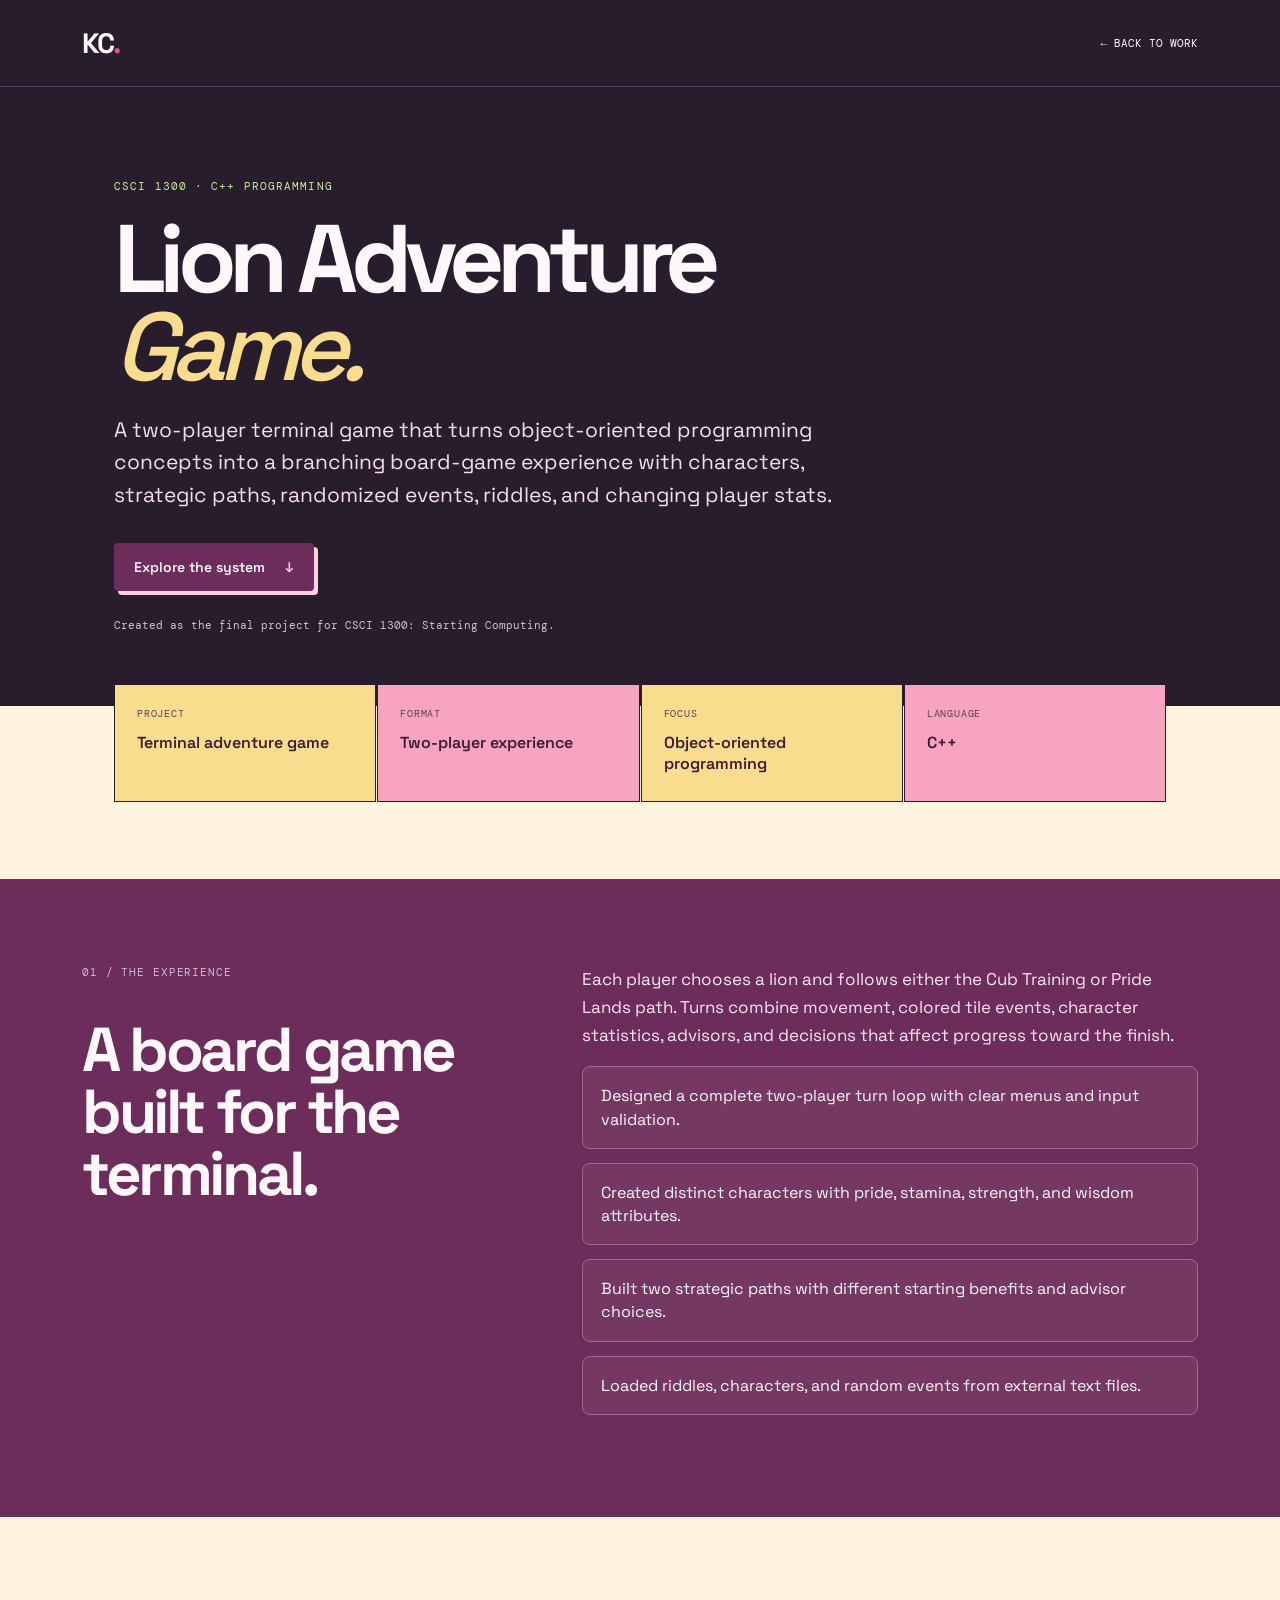
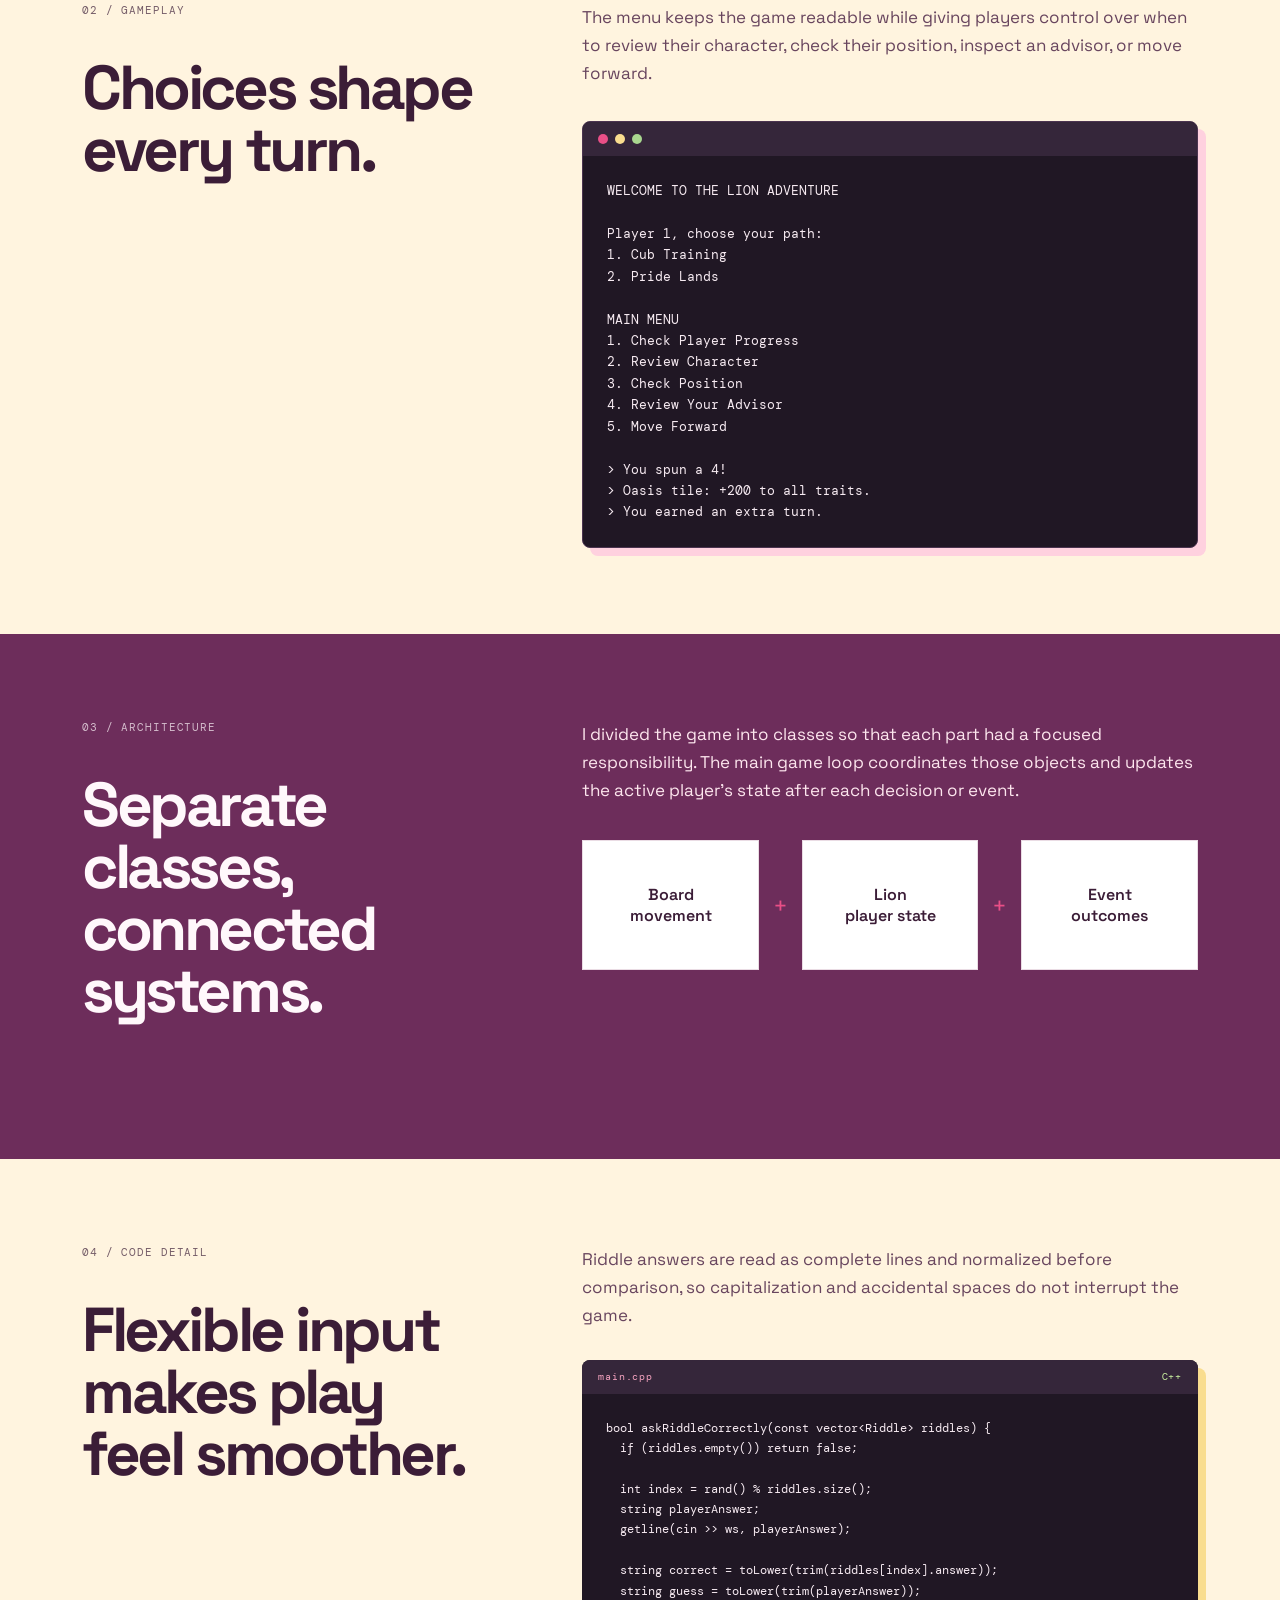
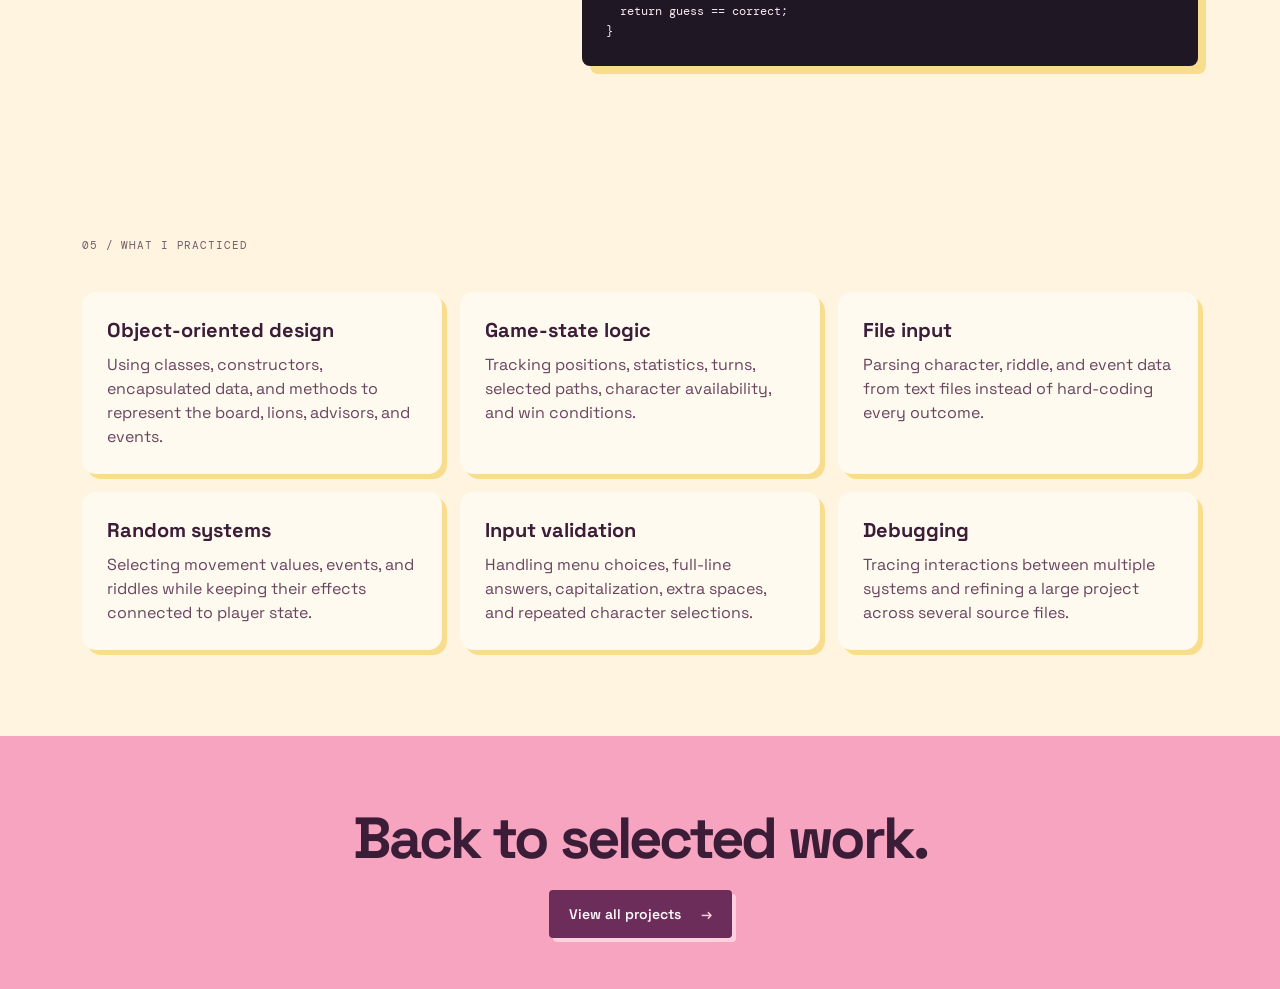
<file: csci1300.html>
<!doctype html>
<html lang="en">
  <head>
    <meta charset="UTF-8" />
    <meta name="viewport" content="width=device-width, initial-scale=1.0" />
    <meta name="description" content="Kate Craig's CSCI 1300 C++ adventure-game case study." />
    <meta name="theme-color" content="#6d2d5b" />
    <title>Lion Adventure Game | Kate Craig</title>
    <link rel="preconnect" href="https://fonts.googleapis.com" />
    <link rel="preconnect" href="https://fonts.gstatic.com" crossorigin />
    <link href="https://fonts.googleapis.com/css2?family=DM+Mono:wght@400;500&family=Space+Grotesk:wght@400;500;600;700&display=swap" rel="stylesheet" />
    <link rel="stylesheet" href="styles.css?v=20260827-4" />
  </head>
  <body class="case-game">
    <a class="skip-link" href="#case-content">Skip to case study</a>
    <header class="case-study-header">
      <div class="site-header">
        <a class="logo" href="index.html" aria-label="Kate Craig home">KC<span>.</span></a>
        <a class="back-link" href="index.html#projects">← Back to work</a>
      </div>
    </header>

    <main id="case-content" tabindex="-1">
      <section class="case-hero">
        <p class="case-kicker">CSCI 1300 · C++ PROGRAMMING</p>
        <h1>Lion Adventure<br /><em>Game.</em></h1>
        <p class="case-intro">A two-player terminal game that turns object-oriented programming concepts into a branching board-game experience with characters, strategic paths, randomized events, riddles, and changing player stats.</p>
        <div class="case-actions">
          <a class="button button-primary" href="#gameplay">Explore the system <span>↓</span></a>
        </div>
        <p class="case-demo-note">Created as the final project for CSCI 1300: Starting Computing.</p>
      </section>

      <dl class="case-meta">
        <div><dt>Project</dt><dd>Terminal adventure game</dd></div>
        <div><dt>Format</dt><dd>Two-player experience</dd></div>
        <div><dt>Focus</dt><dd>Object-oriented programming</dd></div>
        <div><dt>Language</dt><dd>C++</dd></div>
      </dl>

      <section class="case-section alt" id="gameplay">
        <div class="case-grid">
          <div>
            <p class="section-label">01 / THE EXPERIENCE</p>
            <h2>A board game built for the terminal.</h2>
          </div>
          <div class="case-body">
            <p>Each player chooses a lion and follows either the Cub Training or Pride Lands path. Turns combine movement, colored tile events, character statistics, advisors, and decisions that affect progress toward the finish.</p>
            <ul class="responsibility-list">
              <li>Designed a complete two-player turn loop with clear menus and input validation.</li>
              <li>Created distinct characters with pride, stamina, strength, and wisdom attributes.</li>
              <li>Built two strategic paths with different starting benefits and advisor choices.</li>
              <li>Loaded riddles, characters, and random events from external text files.</li>
            </ul>
          </div>
        </div>
      </section>

      <section class="case-section">
        <div class="case-grid">
          <div>
            <p class="section-label">02 / GAMEPLAY</p>
            <h2>Choices shape every turn.</h2>
          </div>
          <div class="case-body">
            <p>The menu keeps the game readable while giving players control over when to review their character, check their position, inspect an advisor, or move forward.</p>
            <div class="terminal-window" aria-label="Example terminal interaction">
              <div class="terminal-bar" aria-hidden="true"><span></span><span></span><span></span></div>
              <pre>WELCOME TO THE LION ADVENTURE

Player 1, choose your path:
1. Cub Training
2. Pride Lands

MAIN MENU
1. Check Player Progress
2. Review Character
3. Check Position
4. Review Your Advisor
5. Move Forward

&gt; You spun a 4!
&gt; Oasis tile: +200 to all traits.
&gt; You earned an extra turn.</pre>
            </div>
          </div>
        </div>
      </section>

      <section class="case-section alt">
        <div class="case-grid">
          <div>
            <p class="section-label">03 / ARCHITECTURE</p>
            <h2>Separate classes, connected systems.</h2>
          </div>
          <div class="case-body">
            <p>I divided the game into classes so that each part had a focused responsibility. The main game loop coordinates those objects and updates the active player's state after each decision or event.</p>
            <div class="architecture" aria-label="Board, Lion, and Event classes connect to the game loop">
              <div>Board<br />movement</div><span aria-hidden="true">+</span><div>Lion<br />player state</div><span aria-hidden="true">+</span><div>Event<br />outcomes</div>
            </div>
          </div>
        </div>
      </section>

      <section class="case-section">
        <div class="case-grid">
          <div><p class="section-label">04 / CODE DETAIL</p><h2>Flexible input makes play feel smoother.</h2></div>
          <div class="case-body">
            <p>Riddle answers are read as complete lines and normalized before comparison, so capitalization and accidental spaces do not interrupt the game.</p>
            <div class="code-sample"><div class="code-sample-bar"><span>main.cpp</span><i>C++</i></div><pre><code>bool askRiddleCorrectly(const vector&lt;Riddle&gt; riddles) {
  if (riddles.empty()) return false;

  int index = rand() % riddles.size();
  string playerAnswer;
  getline(cin &gt;&gt; ws, playerAnswer);

  string correct = toLower(trim(riddles[index].answer));
  string guess = toLower(trim(playerAnswer));
  return guess == correct;
}</code></pre></div>
          </div>
        </div>
      </section>

      <section class="case-section">
        <p class="section-label">05 / WHAT I PRACTICED</p>
        <div class="learning-grid">
          <article class="learning-card"><h3>Object-oriented design</h3><p>Using classes, constructors, encapsulated data, and methods to represent the board, lions, advisors, and events.</p></article>
          <article class="learning-card"><h3>Game-state logic</h3><p>Tracking positions, statistics, turns, selected paths, character availability, and win conditions.</p></article>
          <article class="learning-card"><h3>File input</h3><p>Parsing character, riddle, and event data from text files instead of hard-coding every outcome.</p></article>
          <article class="learning-card"><h3>Random systems</h3><p>Selecting movement values, events, and riddles while keeping their effects connected to player state.</p></article>
          <article class="learning-card"><h3>Input validation</h3><p>Handling menu choices, full-line answers, capitalization, extra spaces, and repeated character selections.</p></article>
          <article class="learning-card"><h3>Debugging</h3><p>Tracing interactions between multiple systems and refining a large project across several source files.</p></article>
        </div>
      </section>

      <section class="case-footer">
        <h2>Back to selected work.</h2>
        <a class="button button-primary" href="index.html#projects">View all projects <span>→</span></a>
      </section>
    </main>
  </body>
</html>
</file>
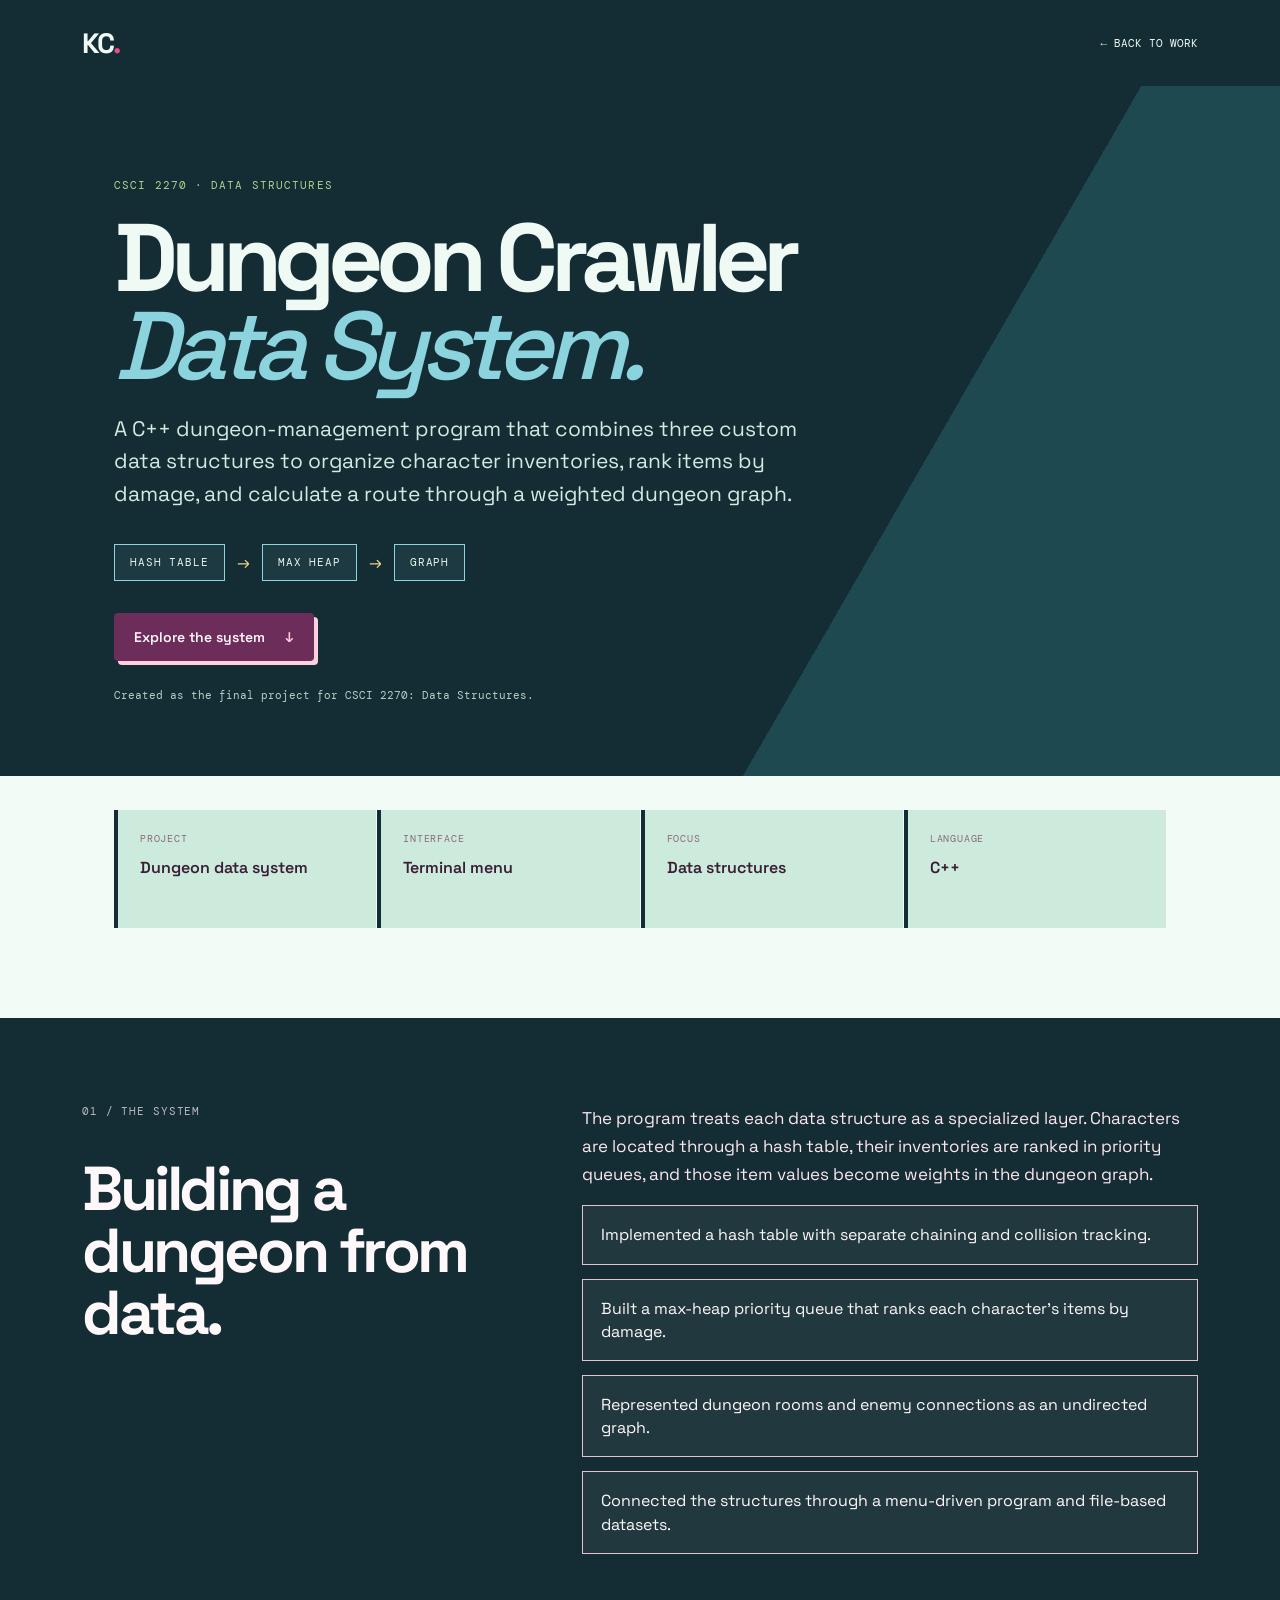
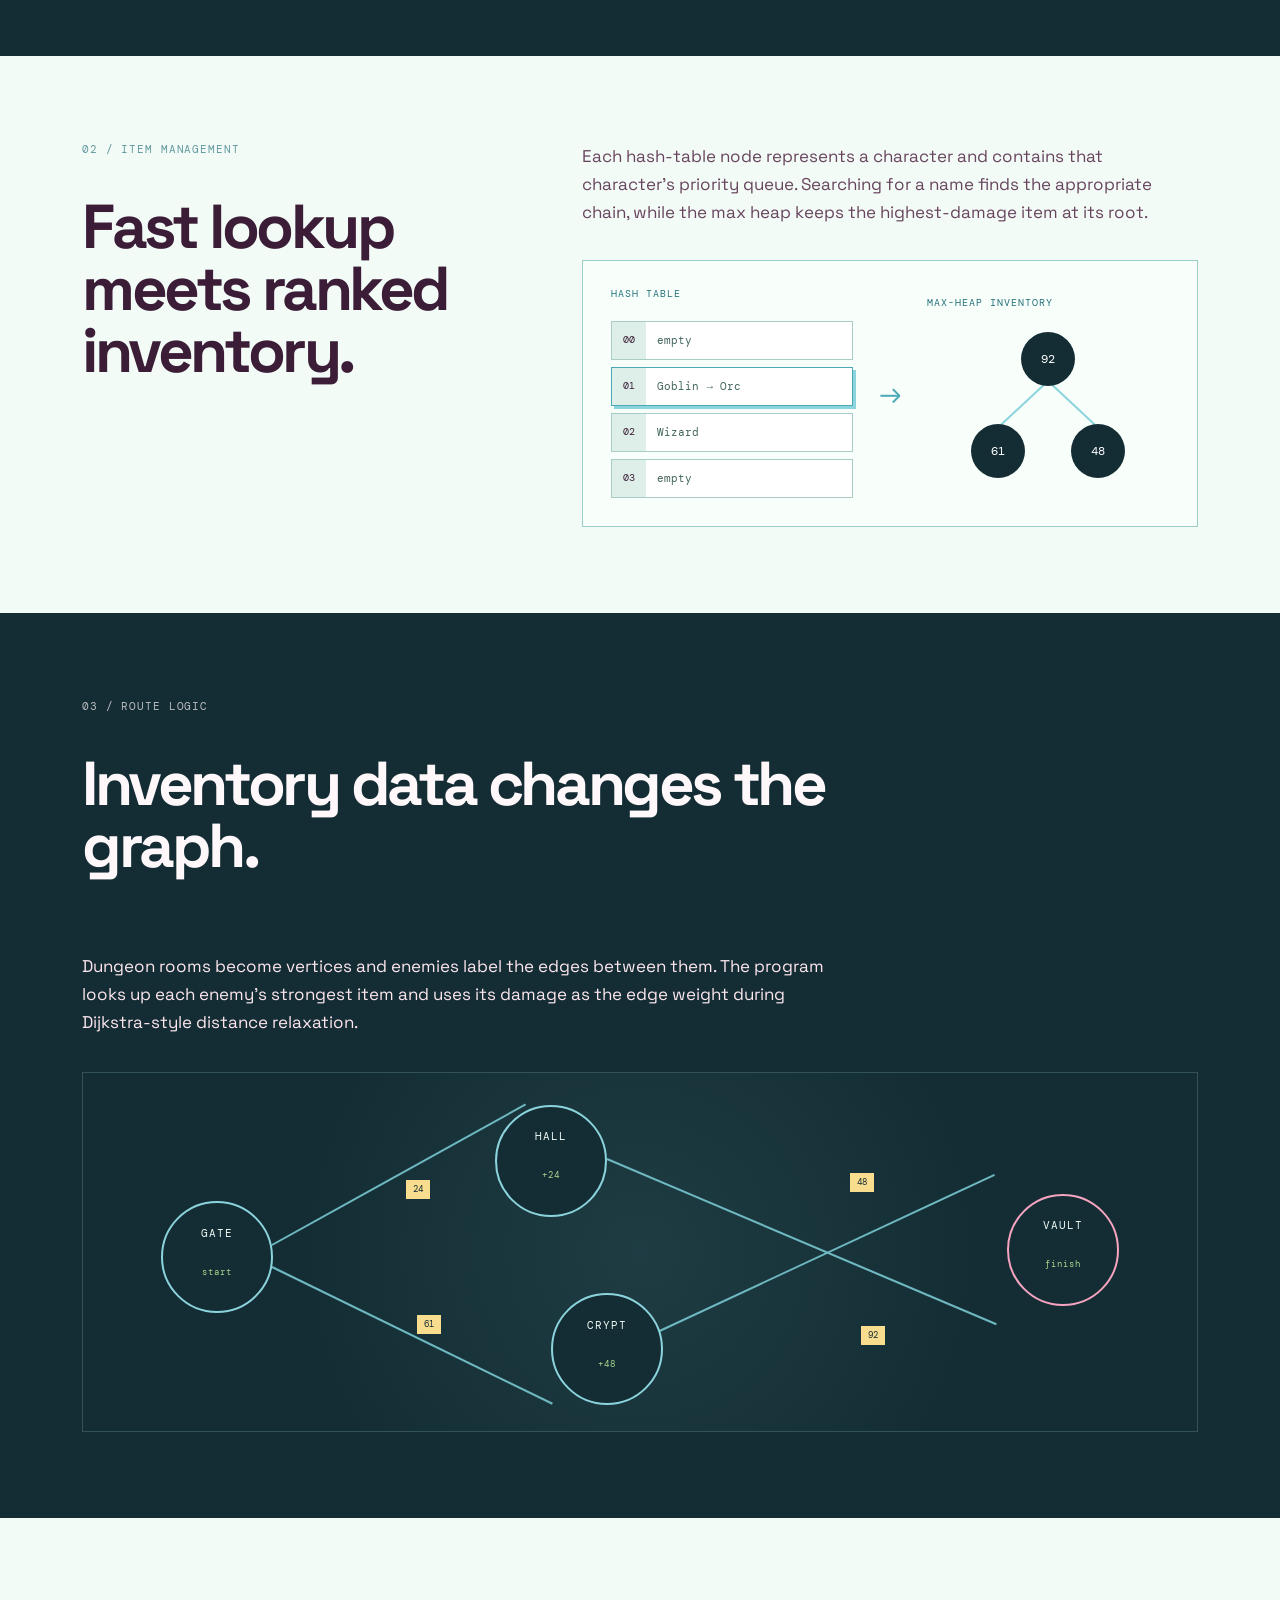
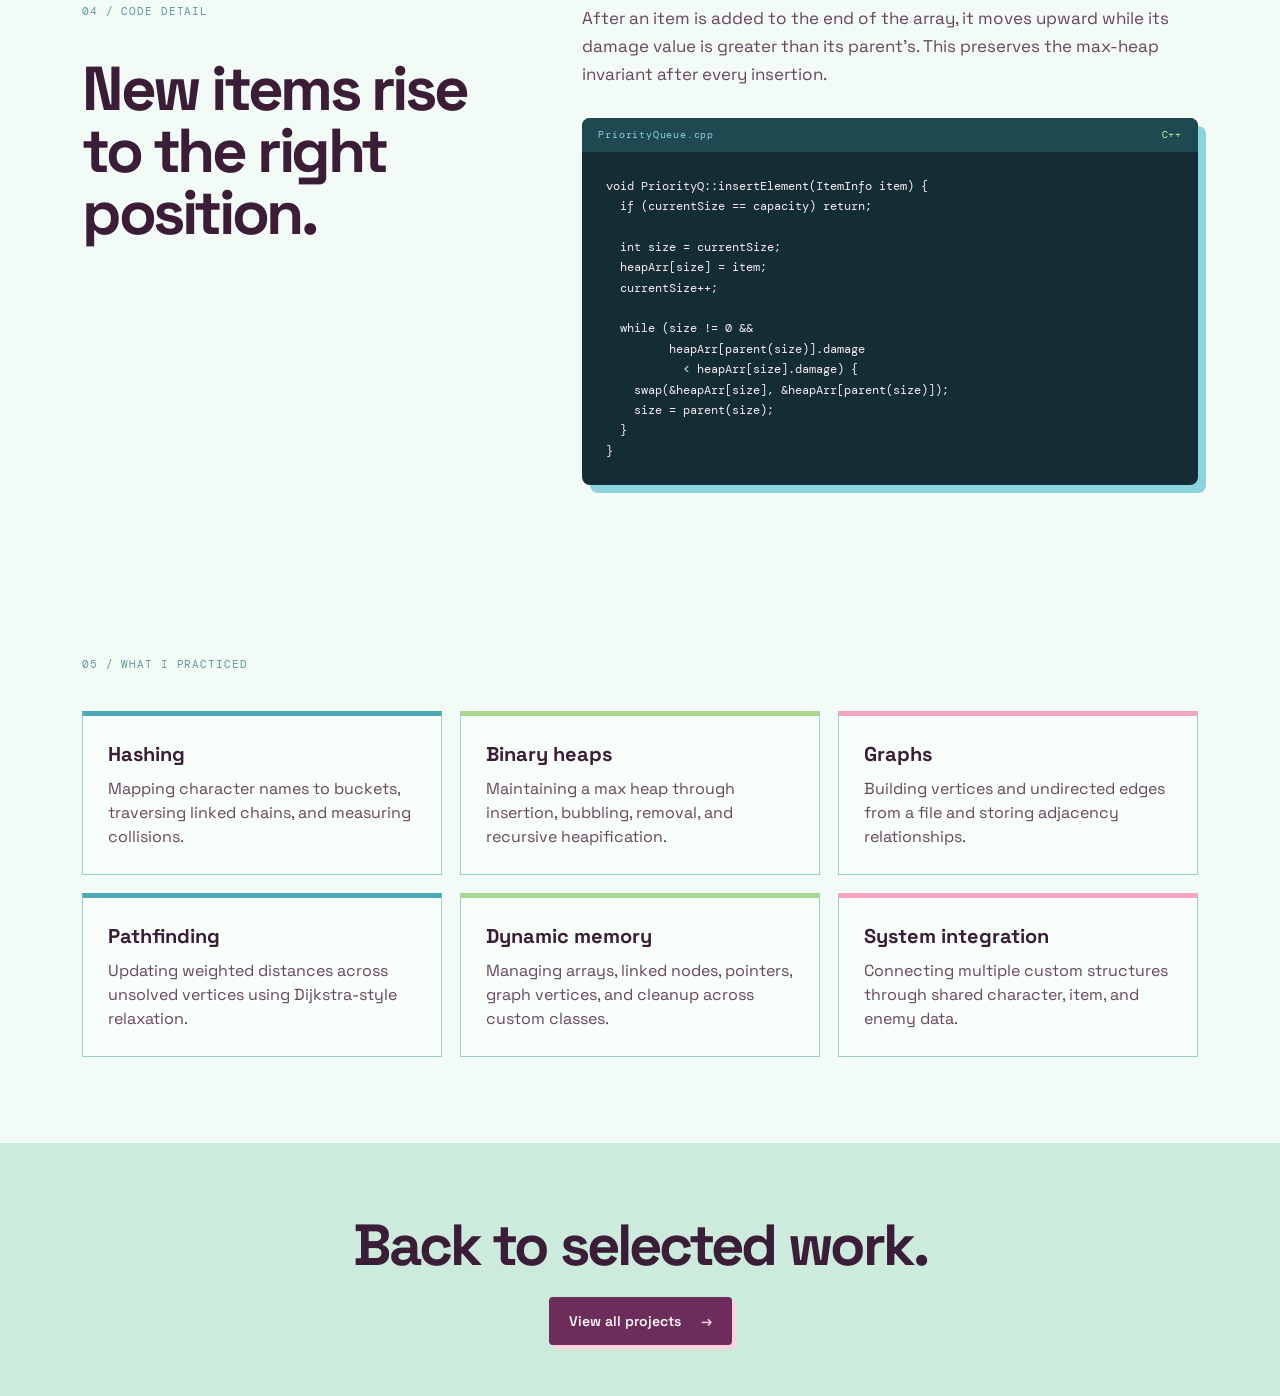
<file: data-structures.html>
<!doctype html>
<html lang="en">
  <head>
    <meta charset="UTF-8" />
    <meta name="viewport" content="width=device-width, initial-scale=1.0" />
    <meta name="description" content="Kate Craig's CSCI 2270 data-structures case study." />
    <meta name="theme-color" content="#6d2d5b" />
    <title>Dungeon Crawler Data System | Kate Craig</title>
    <link rel="preconnect" href="https://fonts.googleapis.com" />
    <link rel="preconnect" href="https://fonts.gstatic.com" crossorigin />
    <link href="https://fonts.googleapis.com/css2?family=DM+Mono:wght@400;500&family=Space+Grotesk:wght@400;500;600;700&display=swap" rel="stylesheet" />
    <link rel="stylesheet" href="styles.css?v=20260827-4" />
  </head>
  <body class="case-data">
    <a class="skip-link" href="#case-content">Skip to case study</a>
    <header class="case-study-header">
      <div class="site-header">
        <a class="logo" href="index.html" aria-label="Kate Craig home">KC<span>.</span></a>
        <a class="back-link" href="index.html#projects">← Back to work</a>
      </div>
    </header>

    <main id="case-content" tabindex="-1">
      <section class="case-hero">
        <p class="case-kicker">CSCI 2270 · DATA STRUCTURES</p>
        <h1>Dungeon Crawler<br /><em>Data System.</em></h1>
        <p class="case-intro">A C++ dungeon-management program that combines three custom data structures to organize character inventories, rank items by damage, and calculate a route through a weighted dungeon graph.</p>
        <div class="data-system-map" aria-label="The system combines a hash table, max heap, and dungeon graph">
          <span>HASH TABLE</span><i aria-hidden="true">→</i><span>MAX HEAP</span><i aria-hidden="true">→</i><span>GRAPH</span>
        </div>
        <div class="case-actions">
          <a class="button button-primary" href="#system">Explore the system <span>↓</span></a>
        </div>
        <p class="case-demo-note">Created as the final project for CSCI 2270: Data Structures.</p>
      </section>

      <dl class="case-meta">
        <div><dt>Project</dt><dd>Dungeon data system</dd></div>
        <div><dt>Interface</dt><dd>Terminal menu</dd></div>
        <div><dt>Focus</dt><dd>Data structures</dd></div>
        <div><dt>Language</dt><dd>C++</dd></div>
      </dl>

      <section class="case-section alt" id="system">
        <div class="case-grid">
          <div>
            <p class="section-label">01 / THE SYSTEM</p>
            <h2>Building a dungeon from data.</h2>
          </div>
          <div class="case-body">
            <p>The program treats each data structure as a specialized layer. Characters are located through a hash table, their inventories are ranked in priority queues, and those item values become weights in the dungeon graph.</p>
            <ul class="responsibility-list">
              <li>Implemented a hash table with separate chaining and collision tracking.</li>
              <li>Built a max-heap priority queue that ranks each character's items by damage.</li>
              <li>Represented dungeon rooms and enemy connections as an undirected graph.</li>
              <li>Connected the structures through a menu-driven program and file-based datasets.</li>
            </ul>
          </div>
        </div>
      </section>

      <section class="case-section">
        <div class="case-grid">
          <div>
            <p class="section-label">02 / ITEM MANAGEMENT</p>
            <h2>Fast lookup meets ranked inventory.</h2>
          </div>
          <div class="case-body">
            <p>Each hash-table node represents a character and contains that character's priority queue. Searching for a name finds the appropriate chain, while the max heap keeps the highest-damage item at its root.</p>
            <div class="inventory-visual" role="img" aria-label="A character is located in a chained hash-table bucket that contains a max-heap inventory">
              <div class="hash-buckets" aria-hidden="true">
                <p>HASH TABLE</p>
                <span><b>00</b><i>empty</i></span>
                <span class="active"><b>01</b><i>Goblin → Orc</i></span>
                <span><b>02</b><i>Wizard</i></span>
                <span><b>03</b><i>empty</i></span>
              </div>
              <span class="inventory-arrow" aria-hidden="true">→</span>
              <div class="heap-tree" aria-hidden="true">
                <p>MAX-HEAP INVENTORY</p>
                <span class="heap-root">92</span>
                <span class="heap-left">61</span>
                <span class="heap-right">48</span>
                <i class="heap-line-left"></i><i class="heap-line-right"></i>
              </div>
            </div>
          </div>
        </div>
      </section>

      <section class="case-section alt route-section">
        <div class="case-grid">
          <div>
            <p class="section-label">03 / ROUTE LOGIC</p>
            <h2>Inventory data changes the graph.</h2>
          </div>
          <div class="case-body">
            <p>Dungeon rooms become vertices and enemies label the edges between them. The program looks up each enemy's strongest item and uses its damage as the edge weight during Dijkstra-style distance relaxation.</p>
            <div class="dungeon-graph" role="img" aria-label="A weighted dungeon graph with rooms connected by enemy damage values">
              <i class="graph-edge edge-one" aria-hidden="true"></i>
              <i class="graph-edge edge-two" aria-hidden="true"></i>
              <i class="graph-edge edge-three" aria-hidden="true"></i>
              <i class="graph-edge edge-four" aria-hidden="true"></i>
              <span class="graph-node node-gate">GATE<small>start</small></span>
              <span class="graph-node node-hall">HALL<small>+24</small></span>
              <span class="graph-node node-crypt">CRYPT<small>+48</small></span>
              <span class="graph-node node-vault">VAULT<small>finish</small></span>
              <b class="weight weight-one">24</b><b class="weight weight-two">61</b><b class="weight weight-three">48</b><b class="weight weight-four">92</b>
            </div>
          </div>
        </div>
      </section>

      <section class="case-section">
        <div class="case-grid">
          <div><p class="section-label">04 / CODE DETAIL</p><h2>New items rise to the right position.</h2></div>
          <div class="case-body">
            <p>After an item is added to the end of the array, it moves upward while its damage value is greater than its parent's. This preserves the max-heap invariant after every insertion.</p>
            <div class="code-sample"><div class="code-sample-bar"><span>PriorityQueue.cpp</span><i>C++</i></div><pre><code>void PriorityQ::insertElement(ItemInfo item) {
  if (currentSize == capacity) return;

  int size = currentSize;
  heapArr[size] = item;
  currentSize++;

  while (size != 0 &amp;&amp;
         heapArr[parent(size)].damage
           &lt; heapArr[size].damage) {
    swap(&amp;heapArr[size], &amp;heapArr[parent(size)]);
    size = parent(size);
  }
}</code></pre></div>
          </div>
        </div>
      </section>

      <section class="case-section">
        <p class="section-label">05 / WHAT I PRACTICED</p>
        <div class="learning-grid">
          <article class="learning-card"><h3>Hashing</h3><p>Mapping character names to buckets, traversing linked chains, and measuring collisions.</p></article>
          <article class="learning-card"><h3>Binary heaps</h3><p>Maintaining a max heap through insertion, bubbling, removal, and recursive heapification.</p></article>
          <article class="learning-card"><h3>Graphs</h3><p>Building vertices and undirected edges from a file and storing adjacency relationships.</p></article>
          <article class="learning-card"><h3>Pathfinding</h3><p>Updating weighted distances across unsolved vertices using Dijkstra-style relaxation.</p></article>
          <article class="learning-card"><h3>Dynamic memory</h3><p>Managing arrays, linked nodes, pointers, graph vertices, and cleanup across custom classes.</p></article>
          <article class="learning-card"><h3>System integration</h3><p>Connecting multiple custom structures through shared character, item, and enemy data.</p></article>
        </div>
      </section>

      <section class="case-footer">
        <h2>Back to selected work.</h2>
        <a class="button button-primary" href="index.html#projects">View all projects <span>→</span></a>
      </section>
    </main>
  </body>
</html>
</file>
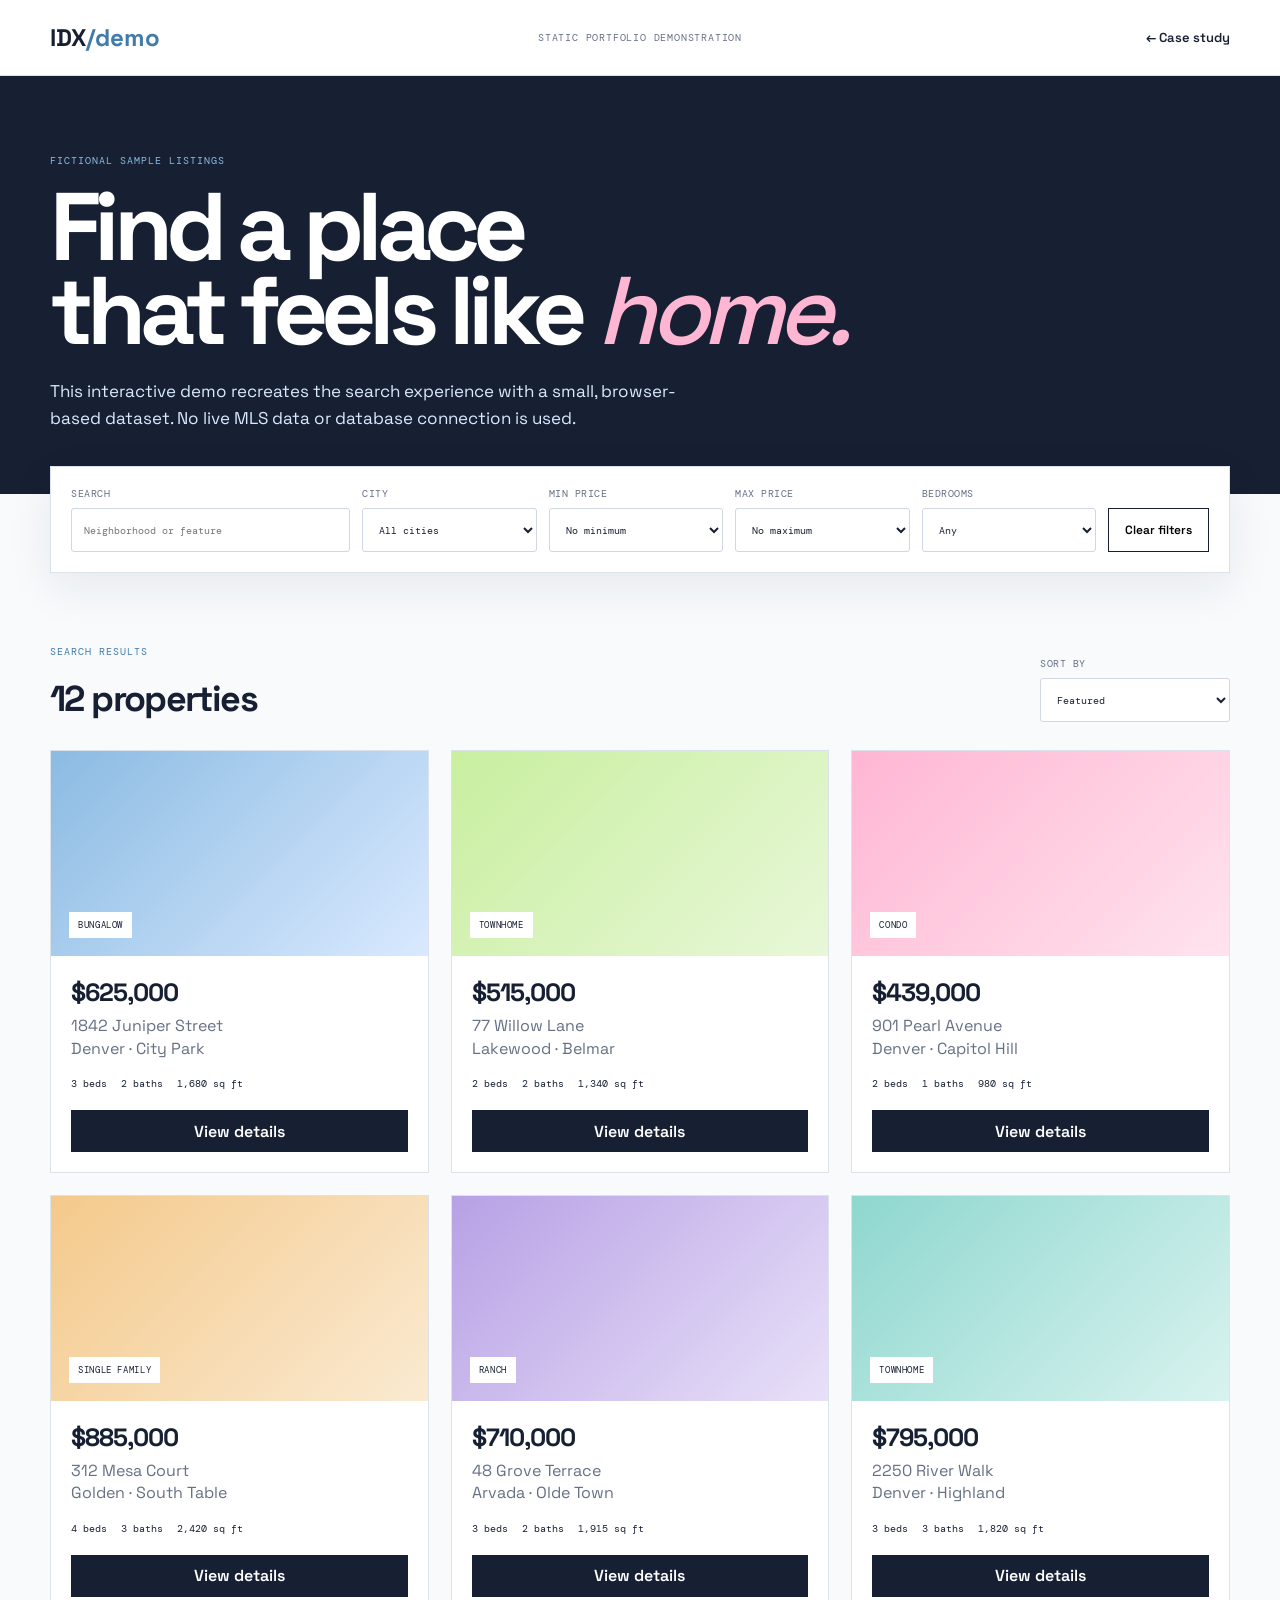
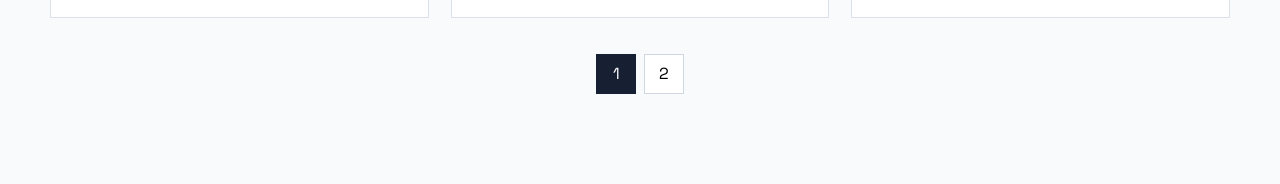
<file: idx-demo.html>
<!doctype html>
<html lang="en">
  <head>
    <meta charset="UTF-8" />
    <meta name="viewport" content="width=device-width, initial-scale=1.0" />
    <meta name="description" content="Interactive static demo of Kate Craig's IDX property-search project." />
    <meta name="theme-color" content="#172033" />
    <title>IDX Property Search Demo | Kate Craig</title>
    <link rel="preconnect" href="https://fonts.googleapis.com" />
    <link rel="preconnect" href="https://fonts.gstatic.com" crossorigin />
    <link href="https://fonts.googleapis.com/css2?family=DM+Mono:wght@400;500&family=Space+Grotesk:wght@400;500;600;700&display=swap" rel="stylesheet" />
    <link rel="stylesheet" href="idx-demo.css" />
  </head>
  <body>
    <a class="demo-skip" href="#results">Skip to listings</a>
    <header class="demo-header">
      <a class="demo-brand" href="idx.html" aria-label="Return to IDX case study">IDX<span>/demo</span></a>
      <p>Static portfolio demonstration</p>
      <a href="idx.html">← Case study</a>
    </header>

    <main>
      <section class="demo-hero">
        <p class="demo-eyebrow">FICTIONAL SAMPLE LISTINGS</p>
        <h1>Find a place<br />that feels like <em>home.</em></h1>
        <p>This interactive demo recreates the search experience with a small, browser-based dataset. No live MLS data or database connection is used.</p>
      </section>

      <form class="filter-panel" id="filters">
        <label class="search-field">Search
          <input id="search" type="search" placeholder="Neighborhood or feature" autocomplete="off" />
        </label>
        <label>City
          <select id="city"><option value="">All cities</option></select>
        </label>
        <label>Min price
          <select id="min-price">
            <option value="0">No minimum</option><option value="400000">$400k</option><option value="600000">$600k</option><option value="800000">$800k</option>
          </select>
        </label>
        <label>Max price
          <select id="max-price">
            <option value="99999999">No maximum</option><option value="600000">$600k</option><option value="800000">$800k</option><option value="1000000">$1M</option>
          </select>
        </label>
        <label>Bedrooms
          <select id="beds"><option value="0">Any</option><option value="2">2+</option><option value="3">3+</option><option value="4">4+</option></select>
        </label>
        <button class="clear-button" type="reset">Clear filters</button>
      </form>

      <section class="results-section" id="results" tabindex="-1">
        <div class="results-heading">
          <div><p class="demo-eyebrow">SEARCH RESULTS</p><h2 id="result-count">Properties</h2></div>
          <label>Sort by
            <select id="sort"><option value="featured">Featured</option><option value="price-low">Price: low to high</option><option value="price-high">Price: high to low</option></select>
          </label>
        </div>
        <div class="listing-grid" id="listing-grid" aria-live="polite"></div>
        <nav class="pagination" id="pagination" aria-label="Listing pages"></nav>
      </section>
    </main>

    <dialog class="property-dialog" id="property-dialog">
      <button class="dialog-close" type="button" aria-label="Close property details">×</button>
      <div id="dialog-content"></div>
    </dialog>
    <script src="idx-demo.js"></script>
  </body>
</html>
</file>
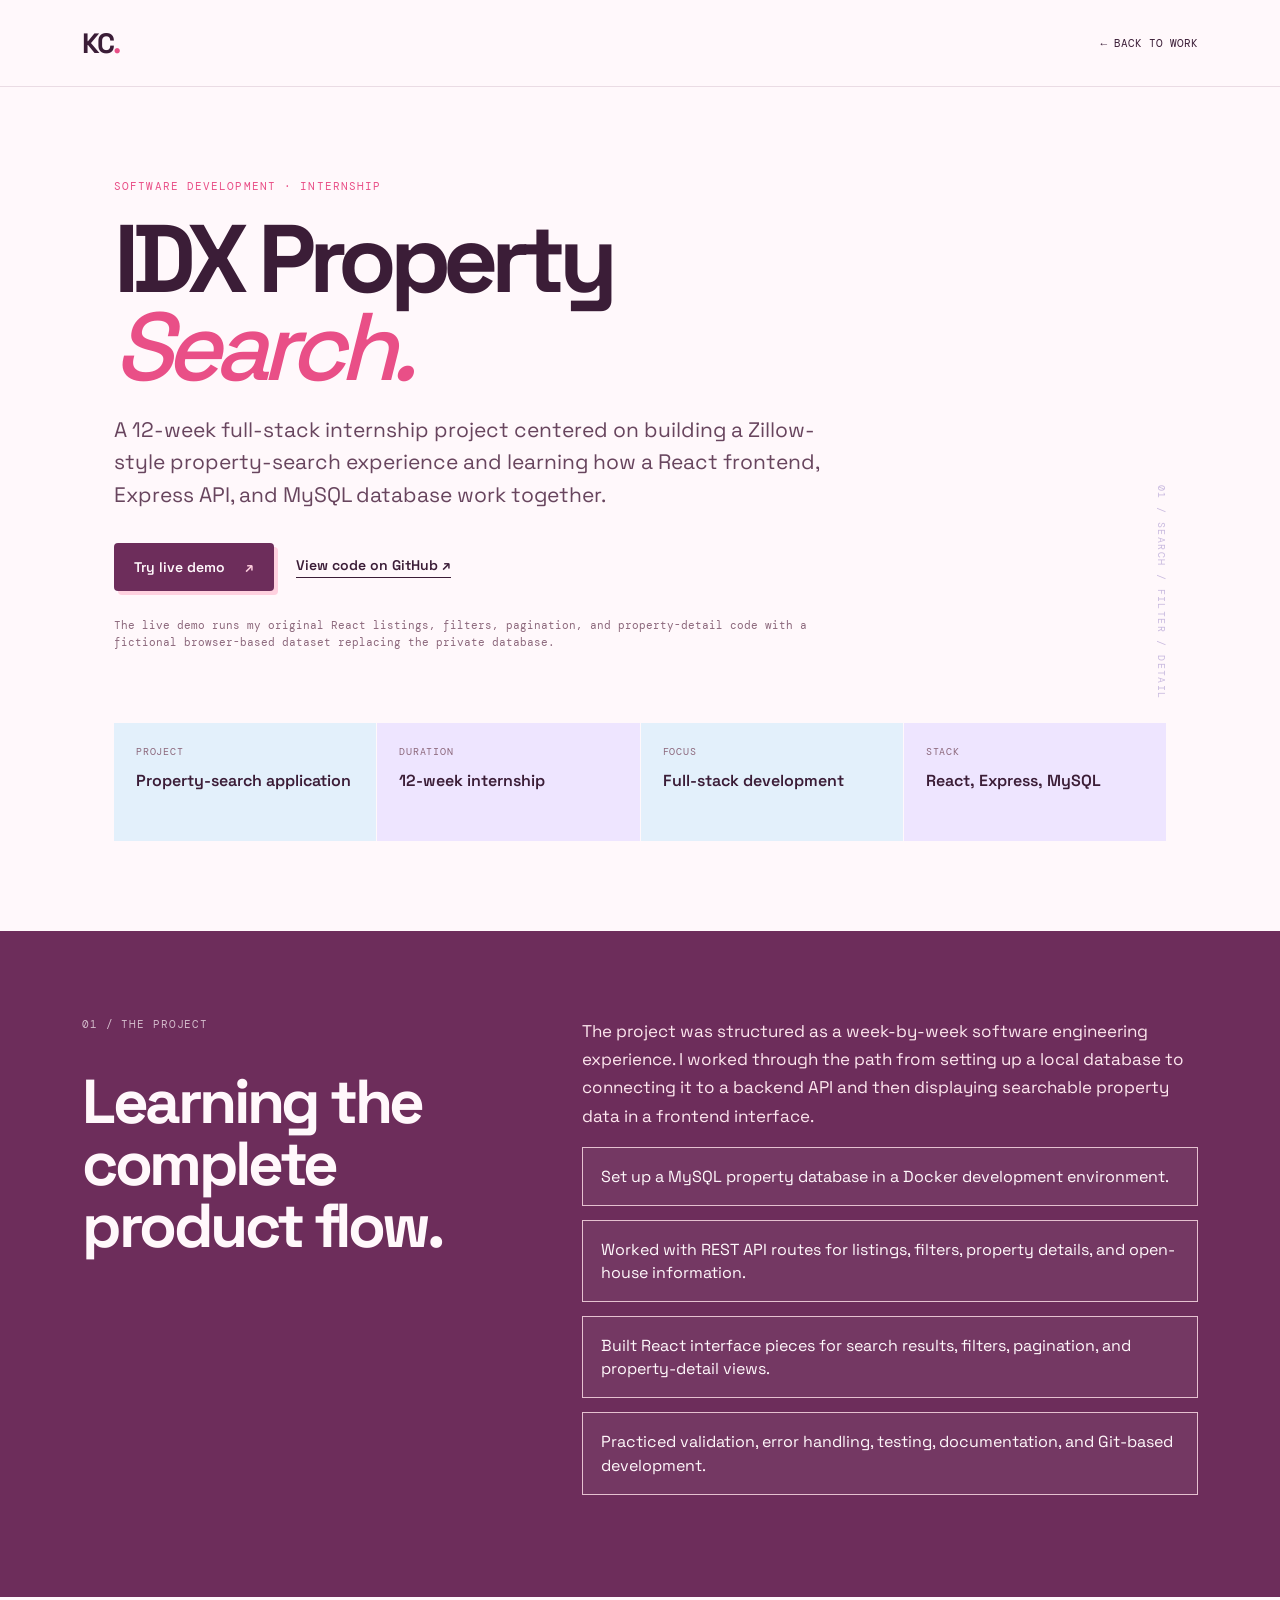
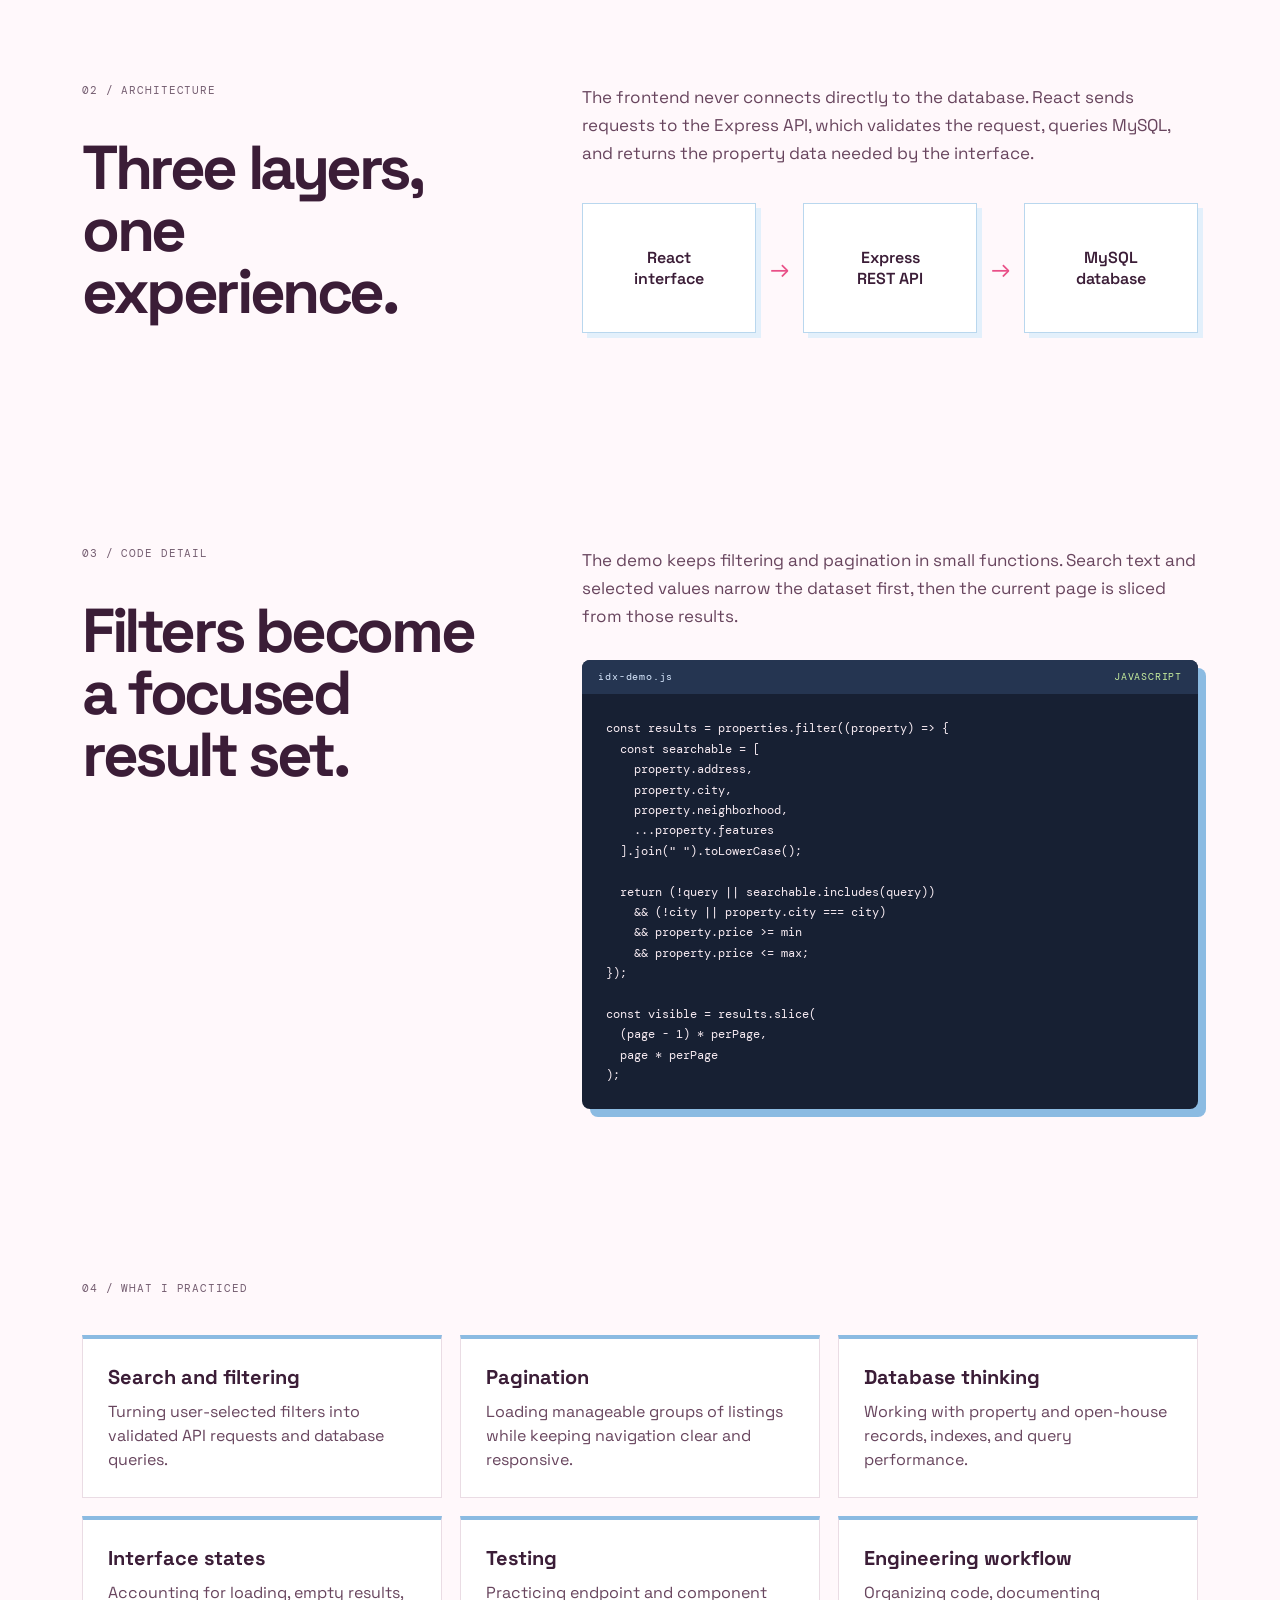
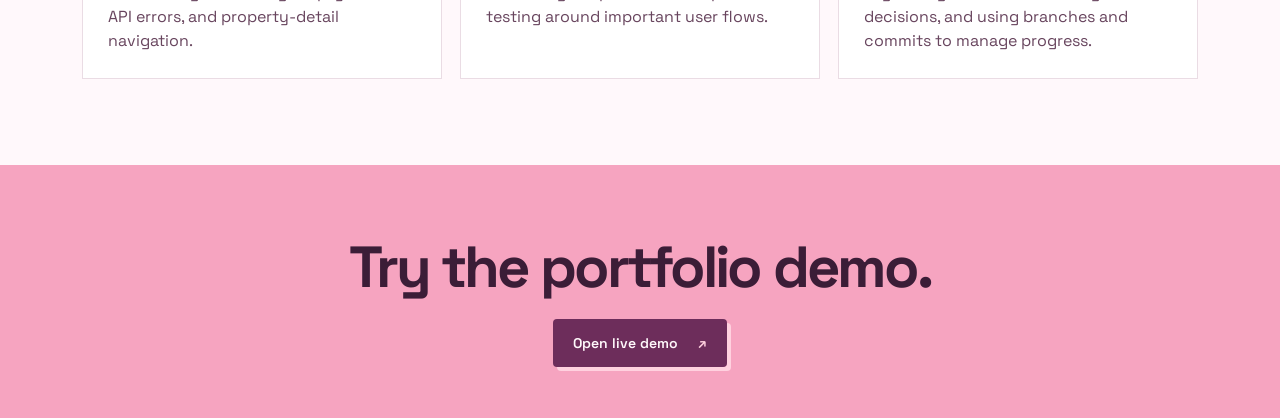
<file: idx.html>
<!doctype html>
<html lang="en">
  <head>
    <meta charset="UTF-8" />
    <meta name="viewport" content="width=device-width, initial-scale=1.0" />
    <meta name="description" content="Kate Craig's IDX Property Search software internship case study." />
    <meta name="theme-color" content="#6d2d5b" />
    <title>IDX Property Search | Kate Craig</title>
    <link rel="preconnect" href="https://fonts.googleapis.com" />
    <link rel="preconnect" href="https://fonts.gstatic.com" crossorigin />
    <link href="https://fonts.googleapis.com/css2?family=DM+Mono:wght@400;500&family=Space+Grotesk:wght@400;500;600;700&display=swap" rel="stylesheet" />
    <link rel="stylesheet" href="styles.css?v=20260827-4" />
  </head>
  <body class="case-idx">
    <a class="skip-link" href="#case-content">Skip to case study</a>
    <header class="case-study-header">
      <div class="site-header">
        <a class="logo" href="index.html" aria-label="Kate Craig home">KC<span>.</span></a>
        <a class="back-link" href="index.html#projects">← Back to work</a>
      </div>
    </header>

    <main id="case-content" tabindex="-1">
      <section class="case-hero">
        <p class="case-kicker">SOFTWARE DEVELOPMENT · INTERNSHIP</p>
        <h1>IDX Property<br /><em>Search.</em></h1>
        <p class="case-intro">A 12-week full-stack internship project centered on building a Zillow-style property-search experience and learning how a React frontend, Express API, and MySQL database work together.</p>
        <div class="case-actions">
          <a class="button button-primary" href="https://kate-idx-property-demo.katheriine-reed.chatgpt.site" target="_blank" rel="noreferrer">Try live demo <span>↗</span></a>
          <a class="button button-text" href="https://github.com/katereed2/idx-property-search" target="_blank" rel="noreferrer">View code on GitHub ↗</a>
        </div>
        <p class="case-demo-note">The live demo runs my original React listings, filters, pagination, and property-detail code with a fictional browser-based dataset replacing the private database.</p>
      </section>

      <dl class="case-meta">
        <div><dt>Project</dt><dd>Property-search application</dd></div>
        <div><dt>Duration</dt><dd>12-week internship</dd></div>
        <div><dt>Focus</dt><dd>Full-stack development</dd></div>
        <div><dt>Stack</dt><dd>React, Express, MySQL</dd></div>
      </dl>

      <section class="case-section alt" id="my-work">
        <div class="case-grid">
          <div>
            <p class="section-label">01 / THE PROJECT</p>
            <h2>Learning the complete product flow.</h2>
          </div>
          <div class="case-body">
            <p>The project was structured as a week-by-week software engineering experience. I worked through the path from setting up a local database to connecting it to a backend API and then displaying searchable property data in a frontend interface.</p>
            <ul class="responsibility-list">
              <li>Set up a MySQL property database in a Docker development environment.</li>
              <li>Worked with REST API routes for listings, filters, property details, and open-house information.</li>
              <li>Built React interface pieces for search results, filters, pagination, and property-detail views.</li>
              <li>Practiced validation, error handling, testing, documentation, and Git-based development.</li>
            </ul>
          </div>
        </div>
      </section>

      <section class="case-section">
        <div class="case-grid">
          <div>
            <p class="section-label">02 / ARCHITECTURE</p>
            <h2>Three layers, one experience.</h2>
          </div>
          <div class="case-body">
            <p>The frontend never connects directly to the database. React sends requests to the Express API, which validates the request, queries MySQL, and returns the property data needed by the interface.</p>
            <div class="architecture" aria-label="React connects to Express API, which connects to MySQL">
              <div>React<br />interface</div><span aria-hidden="true">→</span><div>Express<br />REST API</div><span aria-hidden="true">→</span><div>MySQL<br />database</div>
            </div>
          </div>
        </div>
      </section>

      <section class="case-section">
        <div class="case-grid">
          <div><p class="section-label">03 / CODE DETAIL</p><h2>Filters become a focused result set.</h2></div>
          <div class="case-body">
            <p>The demo keeps filtering and pagination in small functions. Search text and selected values narrow the dataset first, then the current page is sliced from those results.</p>
            <div class="code-sample"><div class="code-sample-bar"><span>idx-demo.js</span><i>JAVASCRIPT</i></div><pre><code>const results = properties.filter((property) =&gt; {
  const searchable = [
    property.address,
    property.city,
    property.neighborhood,
    ...property.features
  ].join(" ").toLowerCase();

  return (!query || searchable.includes(query))
    &amp;&amp; (!city || property.city === city)
    &amp;&amp; property.price &gt;= min
    &amp;&amp; property.price &lt;= max;
});

const visible = results.slice(
  (page - 1) * perPage,
  page * perPage
);</code></pre></div>
          </div>
        </div>
      </section>

      <section class="case-section">
        <p class="section-label">04 / WHAT I PRACTICED</p>
        <div class="learning-grid">
          <article class="learning-card"><h3>Search and filtering</h3><p>Turning user-selected filters into validated API requests and database queries.</p></article>
          <article class="learning-card"><h3>Pagination</h3><p>Loading manageable groups of listings while keeping navigation clear and responsive.</p></article>
          <article class="learning-card"><h3>Database thinking</h3><p>Working with property and open-house records, indexes, and query performance.</p></article>
          <article class="learning-card"><h3>Interface states</h3><p>Accounting for loading, empty results, API errors, and property-detail navigation.</p></article>
          <article class="learning-card"><h3>Testing</h3><p>Practicing endpoint and component testing around important user flows.</p></article>
          <article class="learning-card"><h3>Engineering workflow</h3><p>Organizing code, documenting decisions, and using branches and commits to manage progress.</p></article>
        </div>
      </section>

      <section class="case-footer">
        <h2>Try the portfolio demo.</h2>
        <a class="button button-primary" href="https://kate-idx-property-demo.katheriine-reed.chatgpt.site" target="_blank" rel="noreferrer">Open live demo <span>↗</span></a>
      </section>
    </main>
  </body>
</html>
</file>
<file: styles.css>
:root { 
    --ink:#3b1d37; --cream:#fff8fb; --lime:#ffd1df; --pink:#e94f87; --muted:#8c687c; --lavender:#eee5ff; --berry:#6d2d5b; }
* { box-sizing:border-box; }
html { scroll-behavior:smooth; }
body { margin:0; background:var(--cream); color:var(--ink); font-family:"Space Grotesk",sans-serif; }
a { 
    color:inherit; text-decoration:none; 
}
.site-header { 
    display:flex; align-items:center; justify-content:space-between; max-width:1180px; margin:auto; padding:25px 32px; 
}
.logo { 
    font-size:28px; font-weight:700; letter-spacing:-2px; }.logo span { color:var(--pink); }
nav { display:flex; gap:28px; font-family:"DM Mono",monospace; font-size:12px; text-transform:uppercase; } nav a:hover { color:var(--pink); }
.hero { max-width:1180px; min-height:560px; margin:auto; padding:105px 32px 75px; position:relative; }
.eyebrow,.section-label,.project-type,.small-note { font-family:"DM Mono",monospace; font-size:11px; letter-spacing:.08em; }.eyebrow { color:var(--muted); }.eyebrow span { color:var(--pink); padding:0 7px; }
h1,h2,h3,p { margin-top:0; } h1 { max-width:800px; margin:22px 0; font-size:clamp(54px,8.5vw,108px); line-height:.92; letter-spacing:-.075em; } h1 em,h2 em { color:var(--pink); font-weight:500; }
.hero-copy { max-width:525px; color:#68455e; font-size:18px; line-height:1.55; }.hero-actions { display:flex; align-items:center; gap:25px; margin-top:32px; }
.button { font-size:14px; font-weight:600; }.button-primary { background:var(--berry); color:var(--cream); padding:15px 20px; border-radius:4px; box-shadow:4px 4px 0 var(--lime); }.button-primary span { margin-left:16px; color:var(--lime); }.button-text { border-bottom:1px solid var(--ink); padding-bottom:3px; }
.section { padding:100px max(32px,calc((100% - 1116px)/2)); }.about { background:var(--berry); color:var(--cream); }.section-label { margin-bottom:40px; color:inherit; opacity:.7; }.about-grid { display:grid; grid-template-columns:1.1fr 1fr; gap:90px; }.about h2,.contact h2 { font-size:clamp(38px,5vw,66px); line-height:.98; letter-spacing:-.06em; }.about-grid p { color:#fde6ee; font-size:17px; line-height:1.55; }.skills { display:flex; flex-wrap:wrap; gap:9px; margin-top:28px; }.skills span,.tags span { padding:7px 10px; border:1px solid currentColor; border-radius:100px; font-family:"DM Mono",monospace; font-size:10px; }.skills span { color:#ffe3ef; }
.projects { padding-top:88px; padding-bottom:110px; }.section-heading { display:flex; justify-content:space-between; align-items:start; }.small-note { color:var(--muted); }.project-grid { display:grid; grid-template-columns:repeat(2,1fr); gap:28px; }.project-card { min-height:285px; background:#fff; border:1px solid #eadce4; padding:26px; display:flex; flex-direction:column; justify-content:space-between; position:relative; }.project-card.featured { grid-column:span 2; min-height:350px; background:#fff; max-width:none; }.project-number { font-family:"DM Mono",monospace; font-size:12px; color:#a23e69; }.project-icon { position:absolute; right:32px; top:30px; font-size:44px; }.project-type { color:#a23e69; margin-bottom:9px; }.project-card h3 { font-size:29px; letter-spacing:-.055em; margin-bottom:9px; }.project-card p:not(.project-type) { max-width:455px; color:#68455e; line-height:1.45; }.tags { display:flex; flex-wrap:wrap; gap:8px; margin-top:18px; }.tags span { font-size:9px; }.project-link { position:absolute; bottom:26px; right:26px; font-family:"DM Mono",monospace; font-size:11px; border-bottom:1px solid; padding-bottom:3px; }
.contact { background:#f6a4c0; padding:92px max(32px,calc((100% - 1116px)/2)); }.contact .section-label { color:#7f3158; }.contact h2 { margin-bottom:24px; }.contact-copy { max-width:560px; margin-bottom:34px; color:#68455e; font-size:17px; line-height:1.55; }.contact-links { display:flex; flex-wrap:wrap; gap:22px 34px; align-items:center; }.email-link { font-size:20px; font-weight:600; border-bottom:2px solid; padding-bottom:4px; }.email-link span { margin-left:13px; }
footer { display:flex; justify-content:space-between; padding:23px 32px; max-width:1180px; margin:auto; color:var(--muted); font-family:"DM Mono",monospace; font-size:10px; }
.project-with-image { padding:0; overflow:hidden; }
.project-preview { display:block; width:100%; height:240px; padding:18px; object-fit:contain; object-position:center; background:#f5eef2; }
.project-video { padding:0; object-fit:cover; background:#142d34; }
.project-content { min-height:260px; padding:26px; display:flex; flex-direction:column; justify-content:space-between; }
.project-content .project-link { position:static; align-self:flex-start; margin-top:24px; }
.project-note { margin:24px 0 0; color:#68455e; font-family:"DM Mono",monospace; font-size:11px; line-height:1.5; }
.model-preview { position:relative; display:grid; place-items:center; overflow:hidden; background:linear-gradient(135deg, #6d2d5b 0%, #b1275d 54%, #f6a4c0 54%, #ffd1df 100%); }
.model-preview span { position:relative; z-index:1; padding:12px 16px; border:1px solid #fff8fb; border-radius:50%; color:#fff8fb; font-family:"DM Mono",monospace; font-size:22px; font-weight:500; letter-spacing:.08em; }
.model-preview i { position:absolute; width:96px; height:96px; border:1px solid rgba(255,248,251,.55); transform:rotate(30deg) skewY(-12deg); }.model-preview i:nth-of-type(1){transform:translate(-48px,15px) rotate(30deg) skewY(-12deg)}.model-preview i:nth-of-type(2){transform:translate(48px,-15px) rotate(30deg) skewY(-12deg)}.model-preview i:nth-of-type(3){transform:rotate(30deg) skewY(-12deg)}
.internship-card { background:#fff !important; }
.pavilion-card { background:#fff !important; }
.pavilion-preview { position:relative; display:flex; flex-direction:column; justify-content:flex-end; align-items:flex-start; overflow:hidden; padding:34px; background:#3b1d37; color:#fff8fb; }
.pavilion-preview span { position:relative; z-index:2; margin-bottom:10px; font-family:"DM Mono",monospace; font-size:11px; letter-spacing:.12em; color:#f6a4c0; }
.pavilion-preview strong { position:relative; z-index:2; font-size:clamp(36px,5vw,66px); line-height:.83; letter-spacing:-.065em; }
.pavilion-preview i { position:absolute; border:1px solid rgba(255,248,251,.3); transform:skewY(-18deg); }
.pavilion-preview i:nth-of-type(1) { width:58%; height:42%; right:-3%; top:13%; }
.pavilion-preview i:nth-of-type(2) { width:42%; height:30%; right:14%; top:26%; border-color:rgba(246,164,192,.72); }
.pavilion-preview i:nth-of-type(3) { width:68%; right:-7%; top:61%; border-width:1px 0 0; }
.software-preview { position:relative; display:flex; flex-direction:column; justify-content:center; gap:14px; padding:32px; overflow:hidden; background:#1f263a; color:#d9e9ff; font-family:"DM Mono",monospace; }
.software-window { align-self:flex-start; padding:8px 12px; border-radius:5px; background:#8bbbe2; color:#172033; font-size:12px; font-weight:500; }
.software-preview i { font-style:normal; font-size:clamp(12px,1.5vw,18px); line-height:1.3; }.software-preview i:nth-of-type(1) { color:#ffb6d2; }.software-preview i:nth-of-type(2) { color:#c8ef9f; }.software-preview i:nth-of-type(3) { color:#8bbbe2; }
.idx-preview { position:relative; display:flex; flex-direction:column; justify-content:flex-end; align-items:flex-start; overflow:hidden; padding:34px; background:#dcecff; color:#172033; }
.idx-preview > span { position:relative; z-index:3; margin-bottom:11px; color:#4e7190; font:11px/1 "DM Mono",monospace; letter-spacing:.11em; }
.idx-preview > strong { position:relative; z-index:3; font-size:clamp(42px,5.4vw,72px); line-height:.8; letter-spacing:-.065em; }
.idx-preview > strong em { color:#e94f87; font-style:normal; }
.idx-ui-canvas { position:absolute; right:5%; top:7%; width:36%; height:43%; border:1px solid #7fa9cb; border-radius:8px; background:rgba(255,255,255,.6); box-shadow:6px 6px 0 #8bbbe2; }
.idx-ui-canvas::before { content:""; position:absolute; left:0; right:0; top:0; height:24px; border-bottom:1px solid #a7c5dc; background:#fff; border-radius:8px 8px 0 0; }
.idx-ui-canvas::after { content:"•••"; position:absolute; left:10px; top:3px; color:#e94f87; font:14px/1 "DM Mono",monospace; letter-spacing:3px; }
.idx-ui-canvas > i { position:absolute; left:8%; width:42%; height:18%; border:1px solid #a7c5dc; border-radius:4px; background:#fff; box-shadow:2px 2px 0 #d1e2ef; }
.idx-ui-canvas > i:nth-of-type(1) { top:21%; }
.idx-ui-canvas > i:nth-of-type(2) { top:48%; }
.idx-ui-canvas > i:nth-of-type(3) { top:75%; height:9%; }
.idx-ui-canvas > b { position:absolute; right:11%; width:34px; height:34px; border:2px solid #172033; border-radius:50% 50% 50% 0; background:#f6a4c0; transform:rotate(-45deg); }
.idx-ui-canvas > b:nth-of-type(1) { top:29%; }
.idx-ui-canvas > b:nth-of-type(2) { right:31%; bottom:12%; width:22px; height:22px; border-color:#4e7190; background:#dcecff; }
.game-card { background:#fff !important; }
.game-preview { position:relative; display:flex; flex-direction:column; justify-content:center; gap:14px; padding:32px; overflow:hidden; background:#271d2c; color:#f9ddac; font-family:"DM Mono",monospace; }
.game-preview i { font-style:normal; font-size:clamp(12px,1.5vw,18px); line-height:1.3; }
.game-preview i:nth-of-type(1) { color:#f6a4c0; }
.game-preview i:nth-of-type(2) { color:#c8ef9f; }
.game-preview i:nth-of-type(3) { color:#8bbbe2; }
.lion-preview { position:relative; display:flex; flex-direction:column; justify-content:flex-end; align-items:flex-start; overflow:hidden; padding:34px; background:#f9dd8f; color:#271d2c; }
.lion-preview > span { position:relative; z-index:3; margin-bottom:11px; color:#79556c; font:11px/1 "DM Mono",monospace; letter-spacing:.12em; }
.lion-preview > strong { position:relative; z-index:3; font-size:clamp(42px,5.4vw,72px); line-height:.8; letter-spacing:-.065em; }
.lion-preview > strong em { color:#b1275d; font-style:normal; }
.lion-path { position:absolute; right:5%; top:5%; width:38%; height:44%; }
.lion-path i { position:absolute; z-index:1; width:58%; height:36%; border:2px dashed #8c687c; border-width:2px 2px 0 0; border-radius:0 80% 0 0; transform:rotate(-15deg); }
.lion-path i:nth-of-type(1) { left:0; top:30%; }
.lion-path i:nth-of-type(2) { right:0; top:3%; transform:rotate(42deg); }
.lion-path i:nth-of-type(3) { right:4%; bottom:5%; transform:rotate(-58deg); }
.lion-path b { position:absolute; z-index:2; display:grid; place-items:center; width:48px; height:48px; border:2px solid #271d2c; border-radius:50%; background:#fff4df; color:#271d2c; font:14px/1 "DM Mono",monospace; box-shadow:4px 4px 0 #f6a4c0; }
.lion-path b:nth-of-type(1) { left:2%; top:37%; }
.lion-path b:nth-of-type(2) { right:4%; top:2%; background:#c8ef9f; }
.lion-path b:nth-of-type(3) { right:5%; bottom:2%; background:#f6a4c0; }
.data-card { background:#fff !important; }
.data-preview { position:relative; display:flex; flex-direction:column; justify-content:flex-end; align-items:flex-start; padding:34px; overflow:hidden; background:linear-gradient(135deg,#142d34 0%,#142d34 62%,#1e4950 62%); color:#e8f7ef; }
.data-preview-kicker { position:relative; z-index:3; margin-bottom:10px; color:#a9d78f; font:11px/1 "DM Mono",monospace; letter-spacing:.12em; }
.data-preview strong { position:relative; z-index:3; font-size:clamp(42px,5.4vw,72px); line-height:.8; letter-spacing:-.065em; }
.data-preview strong em { color:#8bd3dd; font-style:normal; }
.data-mini-graph { position:absolute; right:5%; top:9%; width:48%; height:72%; }
.data-mini-graph span { position:absolute; z-index:2; display:grid; place-items:center; width:76px; height:76px; border:1px solid #8bd3dd; border-radius:50%; background:#142d34; color:#e8f7ef; font:10px/1 "DM Mono",monospace; }
.data-mini-graph span:nth-child(1) { left:0; top:43%; }
.data-mini-graph span:nth-child(2) { right:0; top:0; background:#a9d78f; color:#142d34; border-color:#a9d78f; }
.data-mini-graph span:nth-child(3) { right:2%; bottom:0; background:#f6a4c0; color:#3b1d37; border-color:#f6a4c0; }
.data-mini-graph i { position:absolute; left:33%; width:49%; border-top:1px solid #8bd3dd; transform-origin:left; }
.data-mini-graph i:nth-of-type(1) { top:49%; transform:rotate(-34deg); }
.data-mini-graph i:nth-of-type(2) { top:56%; transform:rotate(31deg); }
.dungeon-preview { position:relative; display:flex; flex-direction:column; justify-content:flex-end; align-items:flex-start; overflow:hidden; padding:34px; background:#d9eee6; color:#142d34; }
.dungeon-preview > span { position:relative; z-index:3; margin-bottom:11px; color:#25717b; font:11px/1 "DM Mono",monospace; letter-spacing:.12em; }
.dungeon-preview > strong { position:relative; z-index:3; font-size:clamp(42px,5.4vw,72px); line-height:.8; letter-spacing:-.065em; }
.dungeon-preview > strong em { color:#e94f87; font-style:normal; }
.dungeon-hash { position:absolute; right:5%; top:5%; width:38%; display:grid; gap:4px; font-family:"DM Mono",monospace; }
.dungeon-hash > i { position:relative; display:flex; align-items:center; min-height:30px; border:1px solid rgba(20,45,52,.45); background:rgba(255,255,255,.42); font-style:normal; }
.dungeon-hash small { align-self:stretch; display:grid; place-items:center; width:34px; border-right:1px solid rgba(20,45,52,.35); color:#25717b; font-size:8px; }
.dungeon-hash b { position:relative; width:38px; height:16px; margin-left:12px; border:1px solid #25717b; background:#f3fbf7; }
.dungeon-hash b + b { margin-left:20px; background:#f6a4c0; border-color:#e94f87; }
.dungeon-hash b + b::before { content:""; position:absolute; right:100%; top:50%; width:27px; border-top:1px solid #e94f87; }
.dungeon-hash > i.active { border-color:#25717b; background:rgba(139,211,221,.32); box-shadow:4px 4px 0 #8bd3dd; }
.project-card.featured.project-with-image { display:grid; grid-template-columns:1.05fr 1fr; background:#fff; }
.project-card.featured .project-preview { height:100%; min-height:350px; }
.project-card.featured .project-content { min-height:350px; }
.compact-card { min-height:0; }
.skip-link { position:fixed; top:12px; left:12px; z-index:10; padding:12px 16px; background:var(--ink); color:var(--cream); border-radius:4px; transform:translateY(-160%); transition:transform .15s ease; }
.skip-link:focus { transform:translateY(0); }
.sr-only { position:absolute; width:1px; height:1px; padding:0; margin:-1px; overflow:hidden; clip:rect(0, 0, 0, 0); white-space:nowrap; border:0; }
a:focus-visible, button:focus-visible { outline:3px solid var(--pink); outline-offset:4px; }
nav a[aria-current="true"] { color:var(--pink); text-decoration:underline; text-underline-offset:5px; }
.skills { list-style:none; padding:0; margin-bottom:0; }
.skills li,.tags span { padding:7px 10px; border:1px solid currentColor; border-radius:100px; font-family:"DM Mono",monospace; font-size:10px; }
.skills li { color:#ffe3ef; }
.contact h2 em { color:var(--berry); }
.back-to-top { position:fixed; right:22px; bottom:22px; width:44px; height:44px; border:0; border-radius:50%; background:var(--berry); color:var(--cream); font-size:22px; cursor:pointer; box-shadow:3px 3px 0 var(--lime); }
.back-to-top:hover { background:var(--ink); }
@media (prefers-reduced-motion: reduce) { html { scroll-behavior:auto; } *,*::before,*::after { animation-duration:.01ms !important; animation-iteration-count:1 !important; scroll-behavior:auto !important; transition-duration:.01ms !important; } }
@media (max-width:700px) { .site-header{padding:20px 21px} nav{gap:15px;font-size:10px}.hero{padding:85px 21px 65px;min-height:520px}.section{padding:70px 21px}.about-grid{grid-template-columns:1fr;gap:28px}.project-grid{grid-template-columns:1fr;gap:20px}.project-card.featured{grid-column:span 1;min-height:330px}.project-link{position:static;align-self:start;margin-top:25px}footer{padding:20px 21px;gap:15px}.contact{padding:70px 21px} }
@media (max-width:700px) { .project-card.featured.project-with-image { display:block; }.project-card.featured .project-preview { min-height:0; height:225px; }.project-card.featured .project-content { min-height:300px; } }

/* IDX case study */
.case-study-header { border-bottom:1px solid #eadce4; }
.case-study-header .site-header { width:100%; }
.back-link { font-family:"DM Mono",monospace; font-size:11px; text-transform:uppercase; }
.case-hero { max-width:1116px; margin:auto; padding:92px 32px 72px; }
.case-kicker { margin-bottom:22px; color:var(--pink); font-family:"DM Mono",monospace; font-size:11px; letter-spacing:.1em; }
.case-hero h1 { max-width:960px; font-size:clamp(52px,8vw,96px); }
.case-intro { max-width:720px; color:#68455e; font-size:21px; line-height:1.55; }
.case-actions { display:flex; gap:22px; align-items:center; margin-top:32px; }
.case-demo-note { max-width:720px; margin:26px 0 0; color:#8c687c; font-family:"DM Mono",monospace; font-size:11px; line-height:1.55; }
.case-meta { display:grid; grid-template-columns:repeat(4,1fr); gap:1px; max-width:1116px; margin:0 auto 90px; padding:0 32px; }
.case-meta div { min-height:118px; padding:22px; background:#eee5ff; }
.case-meta dt { margin-bottom:12px; font-family:"DM Mono",monospace; font-size:10px; letter-spacing:.08em; color:#8c687c; text-transform:uppercase; }
.case-meta dd { margin:0; font-size:16px; font-weight:600; }
.case-section { padding:86px max(32px,calc((100% - 1116px)/2)); }
.case-section.alt { background:var(--berry); color:var(--cream); }
.case-grid { display:grid; grid-template-columns:.8fr 1.2fr; gap:90px; }
.case-grid h2 { font-size:clamp(38px,5vw,62px); line-height:1; letter-spacing:-.055em; }
.case-body { min-width:0; max-width:690px; }
.case-body p { color:#68455e; font-size:17px; line-height:1.65; }
.alt .case-body p { color:#fde6ee; }
.responsibility-list { display:grid; gap:14px; padding:0; list-style:none; }
.responsibility-list li { padding:17px 18px; border:1px solid #e5c1d0; background:rgba(255,255,255,.05); line-height:1.45; }
.architecture { display:grid; grid-template-columns:1fr auto 1fr auto 1fr; align-items:center; gap:14px; margin-top:36px; }
.architecture div { min-height:130px; display:grid; place-items:center; padding:20px; background:#fff; border:1px solid #eadce4; text-align:center; font-weight:600; }
.alt .architecture div { color:var(--ink); }
.architecture span { color:var(--pink); font-size:24px; }
.learning-grid { display:grid; grid-template-columns:repeat(3,1fr); gap:18px; margin-top:34px; }
.learning-card { padding:25px; background:#fff; border:1px solid #eadce4; }
.learning-card h3 { margin-bottom:10px; font-size:20px; }
.learning-card p { margin-bottom:0; color:#68455e; line-height:1.5; }
.case-footer { padding:65px 32px; background:#f6a4c0; text-align:center; }
.case-footer h2 { margin-bottom:28px; font-size:clamp(34px,5vw,58px); letter-spacing:-.05em; }
.terminal-window { margin-top:34px; overflow:hidden; border:1px solid #4b3450; border-radius:8px; background:#201724; color:#f7ebf2; box-shadow:8px 8px 0 #ffd1df; }
.terminal-bar { display:flex; gap:7px; padding:12px 15px; background:#35263a; }
.terminal-bar span { width:10px; height:10px; border-radius:50%; background:#e94f87; }
.terminal-bar span:nth-child(2) { background:#f9dd8f; }
.terminal-bar span:nth-child(3) { background:#a9d78f; }
.terminal-window pre { margin:0; padding:24px; overflow:auto; color:#f7ebf2; font:13px/1.65 "DM Mono",monospace; white-space:pre-wrap; }
.code-sample { width:100%; max-width:100%; margin-top:30px; overflow:hidden; border-radius:8px; background:#201724; color:#f7ebf2; box-shadow:8px 8px 0 #eadce4; }
.code-sample-bar { display:flex; justify-content:space-between; align-items:center; padding:12px 16px; background:#35263a; color:#f6a4c0; font:10px/1 "DM Mono",monospace; letter-spacing:.08em; }
.code-sample-bar i { color:#c8ef9f; font-style:normal; }
.code-sample pre { margin:0; padding:24px; overflow:auto; color:inherit; font:12px/1.7 "DM Mono",monospace; tab-size:2; }
.code-sample code { font:inherit; }
.case-idx .code-sample { background:#172033; box-shadow:8px 8px 0 #8bbbe2; }
.case-idx .code-sample-bar { background:#253551; color:#d9e9ff; }
.case-game .code-sample { box-shadow:8px 8px 0 #f9dd8f; }
.case-data .code-sample { background:#142d34; box-shadow:8px 8px 0 #8bd3dd; }
.case-data .code-sample-bar { background:#1e4950; color:#8bd3dd; }
@media (max-width:700px) { .case-hero{padding:70px 21px 55px}.case-meta{grid-template-columns:1fr 1fr;padding:0 21px;margin-bottom:60px}.case-grid{grid-template-columns:1fr;gap:24px}.case-section{padding:65px 21px}.architecture{grid-template-columns:1fr}.architecture span{transform:rotate(90deg)}.learning-grid{grid-template-columns:1fr}.case-actions{align-items:flex-start;flex-direction:column} }

/* Distinct case-study directions */
.case-idx .case-hero { position:relative; overflow:hidden; }
.case-idx .case-hero::after { content:"01  /  SEARCH  /  FILTER  /  DETAIL"; position:absolute; right:32px; bottom:24px; color:#c9badf; font:10px/1 "DM Mono",monospace; letter-spacing:.14em; writing-mode:vertical-rl; }
.case-idx .case-meta div:nth-child(odd) { background:#e3f0fb; }
.case-idx .case-meta div:nth-child(even) { background:#eee5ff; }
.case-idx .architecture div { border-color:#b9d7ee; box-shadow:5px 5px 0 #e3f0fb; }
.case-idx .learning-card { border-top:4px solid #8bbbe2; }

.case-game { background:#fff4df; }
.case-game .case-study-header { border-color:#57405b; background:#271d2c; color:#fff8fb; }
.case-game .case-hero { max-width:none; padding-left:max(32px,calc((100% - 1052px)/2)); padding-right:max(32px,calc((100% - 1052px)/2)); background:#271d2c; color:#fff8fb; }
.case-game .case-hero h1 em { color:#f9dd8f; }
.case-game .case-kicker { color:#c8ef9f; }
.case-game .case-intro { color:#f7ddea; }
.case-game .case-demo-note { color:#d8bfcf; }
.case-game .case-meta { transform:translateY(-22px); margin-bottom:55px; }
.case-game .case-meta div { background:#f9dd8f; border:1px solid #271d2c; }
.case-game .case-meta div:nth-child(even) { background:#f6a4c0; }
.case-game .case-meta dt { color:#5d3e51; }
.case-game .case-section.alt { background:#6d2d5b; }
.case-game .learning-card { border:0; border-radius:14px; background:#fffaf0; box-shadow:5px 5px 0 #f9dd8f; }
.case-game .responsibility-list li { border-radius:8px; border-color:#a7668a; }

.case-data { --data-deep:#142d34; --data-mint:#ccebdc; --data-blue:#8bd3dd; background:#f3fbf7; }
.case-data .case-study-header { border:0; background:var(--data-deep); color:#effaf5; }
.case-data .case-hero { max-width:none; padding-left:max(32px,calc((100% - 1052px)/2)); padding-right:max(32px,calc((100% - 1052px)/2)); background:linear-gradient(120deg,#142d34 0%,#142d34 68%,#1e4950 68%); color:#effaf5; }
.case-data .case-hero h1 { max-width:1050px; }
.case-data .case-hero h1 em { color:var(--data-blue); }
.case-data .case-kicker { color:#a9d78f; }
.case-data .case-intro { color:#d3e9e2; }
.case-data .case-demo-note { color:#b5d1c9; }
.data-system-map { display:flex; align-items:center; flex-wrap:wrap; gap:12px; margin:34px 0 4px; }
.data-system-map span { padding:12px 15px; border:1px solid #8bd3dd; background:rgba(139,211,221,.08); color:#e8f7ef; font:11px/1 "DM Mono",monospace; letter-spacing:.08em; }
.data-system-map i { color:#f9dd8f; font-style:normal; }
.case-data .case-meta { margin-top:34px; }
.case-data .case-meta div { background:var(--data-mint); border-left:4px solid var(--data-deep); }
.case-data .case-section.alt { background:var(--data-deep); }
.case-data .case-section:not(.alt) .section-label { color:#25717b; }
.case-data .architecture div { border:0; border-radius:50%; aspect-ratio:1; min-height:0; background:var(--data-mint); color:var(--data-deep); box-shadow:0 0 0 8px rgba(139,211,221,.22); }
.case-data .architecture span { color:#4baab6; }
.case-data .learning-card { border:1px solid #9bcfc5; background:#f8fffb; }
.case-data .learning-card:nth-child(3n+1) { border-top:5px solid #4baab6; }
.case-data .learning-card:nth-child(3n+2) { border-top:5px solid #a9d78f; }
.case-data .learning-card:nth-child(3n) { border-top:5px solid #f6a4c0; }
.case-data .case-footer { background:var(--data-mint); }
.inventory-visual { display:grid; grid-template-columns:1fr auto 1fr; gap:26px; align-items:center; margin-top:34px; padding:28px; border:1px solid #9bcfc5; background:#f8fffb; }
.inventory-visual p { margin-bottom:15px; color:#25717b; font:10px/1 "DM Mono",monospace; letter-spacing:.1em; }
.hash-buckets { display:grid; gap:7px; }
.hash-buckets span { display:grid; grid-template-columns:34px 1fr; min-height:39px; border:1px solid #a9cdc5; background:#fff; }
.hash-buckets b { display:grid; place-items:center; background:#ddefe8; font:10px/1 "DM Mono",monospace; }
.hash-buckets i { align-self:center; padding:0 11px; color:#45665f; font:11px/1 "DM Mono",monospace; font-style:normal; }
.hash-buckets span.active { border-color:#4baab6; box-shadow:3px 3px 0 #8bd3dd; }
.inventory-arrow { color:#4baab6; font-size:28px; }
.heap-tree { position:relative; min-height:190px; }
.heap-tree > span { position:absolute; z-index:2; display:grid; place-items:center; width:54px; height:54px; border-radius:50%; background:#142d34; color:#fff; font:12px/1 "DM Mono",monospace; }
.heap-root { left:calc(50% - 27px); top:34px; }
.heap-left { left:18%; bottom:10px; }
.heap-right { right:18%; bottom:10px; }
.heap-tree > i { position:absolute; top:82px; left:50%; width:34%; border-top:2px solid #8bd3dd; transform-origin:left; }
.heap-line-left { transform:rotate(137deg); }
.heap-line-right { transform:rotate(43deg); }
.case-data .route-section .case-grid { grid-template-columns:1fr; gap:24px; }
.case-data .route-section .case-grid > div:first-child { max-width:760px; }
.case-data .route-section .case-body { max-width:none; }
.case-data .route-section .case-body > p { max-width:760px; }
.dungeon-graph { position:relative; min-height:360px; margin-top:35px; border:1px solid #31525a; background:radial-gradient(circle at center,rgba(139,211,221,.09),transparent 58%); }
.graph-node { position:absolute; z-index:2; display:grid; place-items:center; width:112px; height:112px; border:2px solid #8bd3dd; border-radius:50%; background:#142d34; color:#effaf5; font:11px/1 "DM Mono",monospace; letter-spacing:.08em; }
.graph-node small { margin-top:-30px; color:#a9d78f; font-size:9px; }
.node-gate { left:7%; top:36%; }
.node-hall { left:37%; top:9%; }
.node-crypt { left:42%; bottom:7%; }
.node-vault { right:7%; top:34%; border-color:#f6a4c0; }
.graph-edge { position:absolute; z-index:1; height:2px; background:#6eb8c1; transform-origin:left center; }
.edge-one { left:17%; top:48%; width:26%; transform:rotate(-29deg); }
.edge-two { left:17%; top:54%; width:28%; transform:rotate(26deg); }
.edge-three { left:47%; top:24%; width:38%; transform:rotate(23deg); }
.edge-four { left:51%; top:73%; width:34%; transform:rotate(-25deg); }
.weight { position:absolute; z-index:3; padding:5px 7px; background:#f9dd8f; color:#142d34; font:9px/1 "DM Mono",monospace; }
.weight-one { left:29%; top:30%; }.weight-two { left:30%; bottom:27%; }.weight-three { right:29%; top:28%; }.weight-four { right:28%; bottom:24%; }

@media (max-width:700px) {
  .case-idx .case-hero::after { display:none; }
  .case-game .case-meta { transform:none; margin-top:30px; }
  .case-data .case-hero { background:var(--data-deep); }
  .data-system-map { align-items:flex-start; flex-direction:column; }
  .data-system-map i { transform:rotate(90deg); margin-left:24px; }
  .case-data .architecture div { width:150px; justify-self:center; }
  .data-mini-graph { right:-4%; width:56%; opacity:.78; }
  .data-mini-graph span { width:62px; height:62px; font-size:8px; }
  .lion-path { right:-5%; width:54%; opacity:.78; }
  .lion-path b { width:54px; height:54px; }
  .inventory-visual { grid-template-columns:1fr; }
  .inventory-arrow { justify-self:center; transform:rotate(90deg); }
  .dungeon-graph { min-height:440px; }
  .graph-node { width:88px; height:88px; }
  .node-gate { left:6%; top:8%; }.node-hall { right:7%; left:auto; top:21%; }.node-crypt { left:8%; bottom:18%; }.node-vault { right:7%; top:auto; bottom:5%; }
  .edge-one { left:25%; top:21%; width:54%; transform:rotate(16deg); }.edge-two { left:18%; top:28%; width:45%; transform:rotate(76deg); }.edge-three { left:72%; top:39%; width:39%; transform:rotate(92deg); }.edge-four { left:28%; top:72%; width:49%; transform:rotate(13deg); }
  .weight-one { left:48%; top:17%; }.weight-two { left:17%; bottom:51%; }.weight-three { right:14%; top:49%; }.weight-four { right:46%; bottom:12%; }
}
</file>
<file: idx-demo.css>
:root { --navy:#172033; --blue:#8bbbe2; --ice:#e8f1ff; --pink:#ffb6d2; --green:#c8ef9f; --paper:#f8fafc; --muted:#667085; }
* { box-sizing:border-box; }
html { scroll-behavior:smooth; }
body { margin:0; background:var(--paper); color:var(--navy); font-family:"Space Grotesk",sans-serif; }
a { color:inherit; }
button,input,select { font:inherit; }
.demo-skip { position:fixed; top:10px; left:10px; z-index:20; padding:10px 14px; background:var(--navy); color:white; transform:translateY(-150%); }
.demo-skip:focus { transform:none; }
.demo-header { display:grid; grid-template-columns:1fr auto 1fr; align-items:center; gap:20px; padding:22px max(24px,calc((100% - 1180px)/2)); border-bottom:1px solid #dce2ea; background:white; }
.demo-header p { margin:0; color:var(--muted); font-family:"DM Mono",monospace; font-size:10px; letter-spacing:.08em; text-transform:uppercase; }
.demo-header > a:last-child { justify-self:end; font-size:13px; font-weight:600; text-decoration:none; }
.demo-brand { font-size:24px; font-weight:700; text-decoration:none; }.demo-brand span { color:#407baa; }
.demo-hero { padding:78px max(24px,calc((100% - 1180px)/2)) 62px; background:var(--navy); color:white; }
.demo-eyebrow { margin:0 0 18px; color:#407baa; font-family:"DM Mono",monospace; font-size:10px; letter-spacing:.1em; }
.demo-hero .demo-eyebrow { color:var(--blue); }
.demo-hero h1 { max-width:850px; margin:0 0 24px; font-size:clamp(52px,8vw,96px); line-height:.88; letter-spacing:-.07em; }
.demo-hero h1 em { color:var(--pink); font-weight:500; }
.demo-hero > p:last-child { max-width:660px; margin:0; color:#d9e9ff; font-size:17px; line-height:1.6; }
.filter-panel { display:grid; grid-template-columns:1.6fr repeat(4,1fr) auto; gap:12px; align-items:end; max-width:1180px; margin:-28px auto 0; padding:20px; background:white; border:1px solid #dce2ea; box-shadow:0 15px 45px rgba(23,32,51,.08); position:relative; }
.filter-panel label,.results-heading label { display:grid; gap:8px; color:var(--muted); font-family:"DM Mono",monospace; font-size:10px; text-transform:uppercase; letter-spacing:.05em; }
.filter-panel input,.filter-panel select,.results-heading select { width:100%; min-height:44px; padding:0 12px; border:1px solid #cfd7e3; border-radius:3px; background:white; color:var(--navy); }
.clear-button { min-height:44px; padding:0 16px; border:1px solid var(--navy); background:white; cursor:pointer; font-size:12px; font-weight:600; }
.clear-button:hover { background:var(--ice); }
.results-section { max-width:1180px; margin:auto; padding:72px 0 90px; }
.results-heading { display:flex; justify-content:space-between; align-items:end; gap:30px; margin-bottom:28px; }
.results-heading h2 { margin:0; font-size:36px; letter-spacing:-.045em; }
.results-heading label { min-width:190px; }
.listing-grid { display:grid; grid-template-columns:repeat(3,1fr); gap:22px; }
.listing-card { overflow:hidden; background:white; border:1px solid #dce2ea; transition:transform .15s ease,box-shadow .15s ease; }
.listing-card:hover { transform:translateY(-3px); box-shadow:0 16px 35px rgba(23,32,51,.1); }
.listing-visual { height:205px; display:flex; align-items:flex-end; padding:18px; background:linear-gradient(135deg,var(--card-a),var(--card-b)); }
.listing-visual span { padding:7px 9px; background:white; font-family:"DM Mono",monospace; font-size:9px; letter-spacing:.07em; }
.listing-body { padding:20px; }
.listing-price { margin:0 0 7px; font-size:25px; font-weight:700; letter-spacing:-.04em; }
.listing-address { margin:0 0 17px; color:var(--muted); line-height:1.4; }
.listing-facts { display:flex; gap:14px; margin-bottom:20px; font-family:"DM Mono",monospace; font-size:10px; }
.detail-button { width:100%; min-height:42px; border:0; background:var(--navy); color:white; cursor:pointer; font-weight:600; }
.detail-button:hover { background:#2e4266; }
.empty-state { grid-column:1/-1; padding:70px 25px; background:white; border:1px solid #dce2ea; text-align:center; }
.pagination { display:flex; justify-content:center; gap:8px; margin-top:36px; }
.pagination button { width:40px; height:40px; border:1px solid #cfd7e3; background:white; cursor:pointer; }
.pagination button[aria-current="page"] { background:var(--navy); color:white; border-color:var(--navy); }
.property-dialog { width:min(760px,calc(100% - 32px)); max-height:88vh; padding:0; border:0; box-shadow:0 30px 90px rgba(0,0,0,.3); }
.property-dialog::backdrop { background:rgba(23,32,51,.72); }
.dialog-close { position:absolute; top:14px; right:14px; z-index:2; width:42px; height:42px; border:0; border-radius:50%; background:white; cursor:pointer; font-size:24px; }
.dialog-visual { min-height:260px; display:flex; align-items:flex-end; padding:28px; background:linear-gradient(135deg,var(--card-a),var(--card-b)); }
.dialog-visual span { padding:8px 10px; background:white; font-family:"DM Mono",monospace; font-size:10px; }
.dialog-body { padding:30px; }
.dialog-body h2 { margin:0 0 8px; font-size:36px; letter-spacing:-.05em; }.dialog-body .listing-address { font-size:17px; }
.dialog-description { color:var(--muted); line-height:1.6; }
.dialog-features { display:flex; flex-wrap:wrap; gap:8px; padding:0; list-style:none; }.dialog-features li { padding:7px 10px; border:1px solid #cfd7e3; border-radius:100px; font-size:11px; }
button:focus-visible,a:focus-visible,input:focus-visible,select:focus-visible { outline:3px solid #e94f87; outline-offset:3px; }
@media (max-width:900px) { .filter-panel{grid-template-columns:repeat(2,1fr);margin:-22px 20px 0}.search-field{grid-column:1/-1}.results-section{padding-left:20px;padding-right:20px}.listing-grid{grid-template-columns:repeat(2,1fr)} }
@media (max-width:600px) { .demo-header{grid-template-columns:1fr auto}.demo-header p{display:none}.demo-hero{padding-top:58px}.filter-panel{grid-template-columns:1fr}.search-field{grid-column:auto}.listing-grid{grid-template-columns:1fr}.results-heading{align-items:stretch;flex-direction:column}.results-heading label{min-width:0}.listing-visual{height:180px} }
</file>
